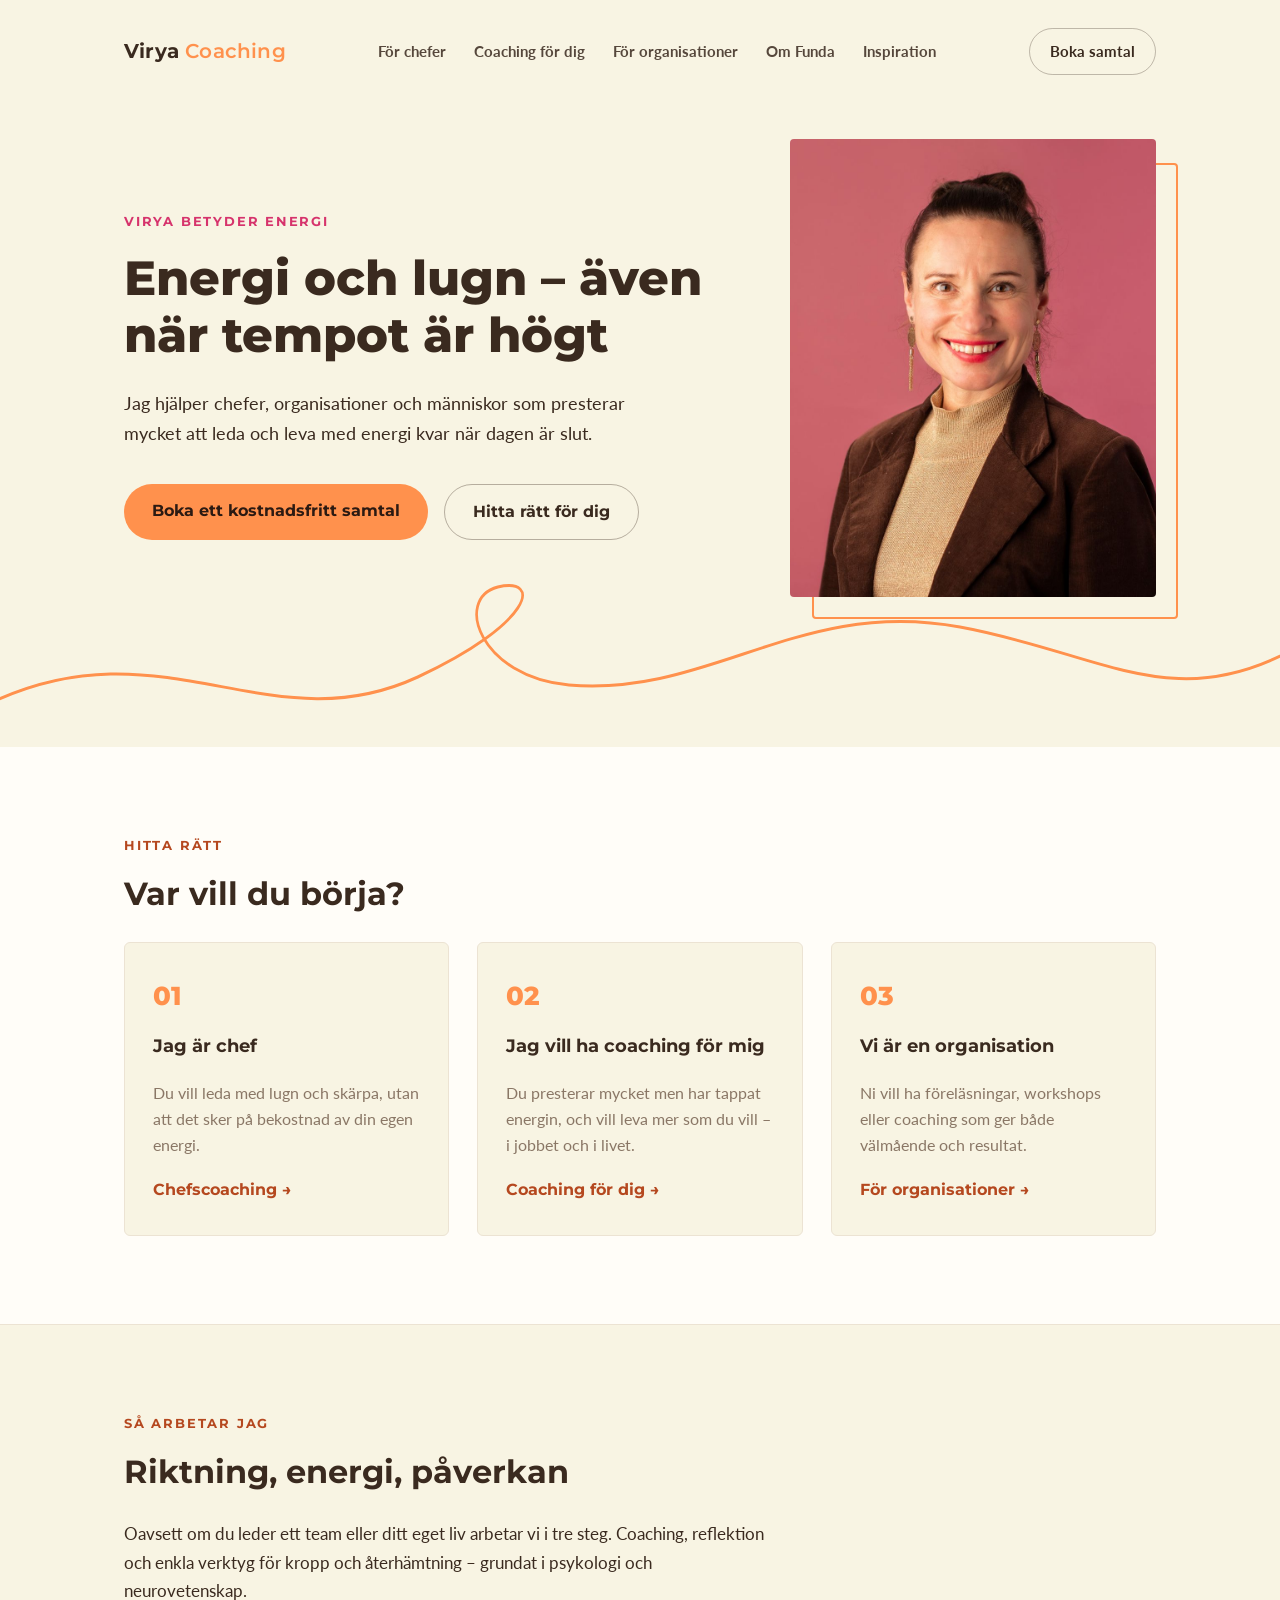
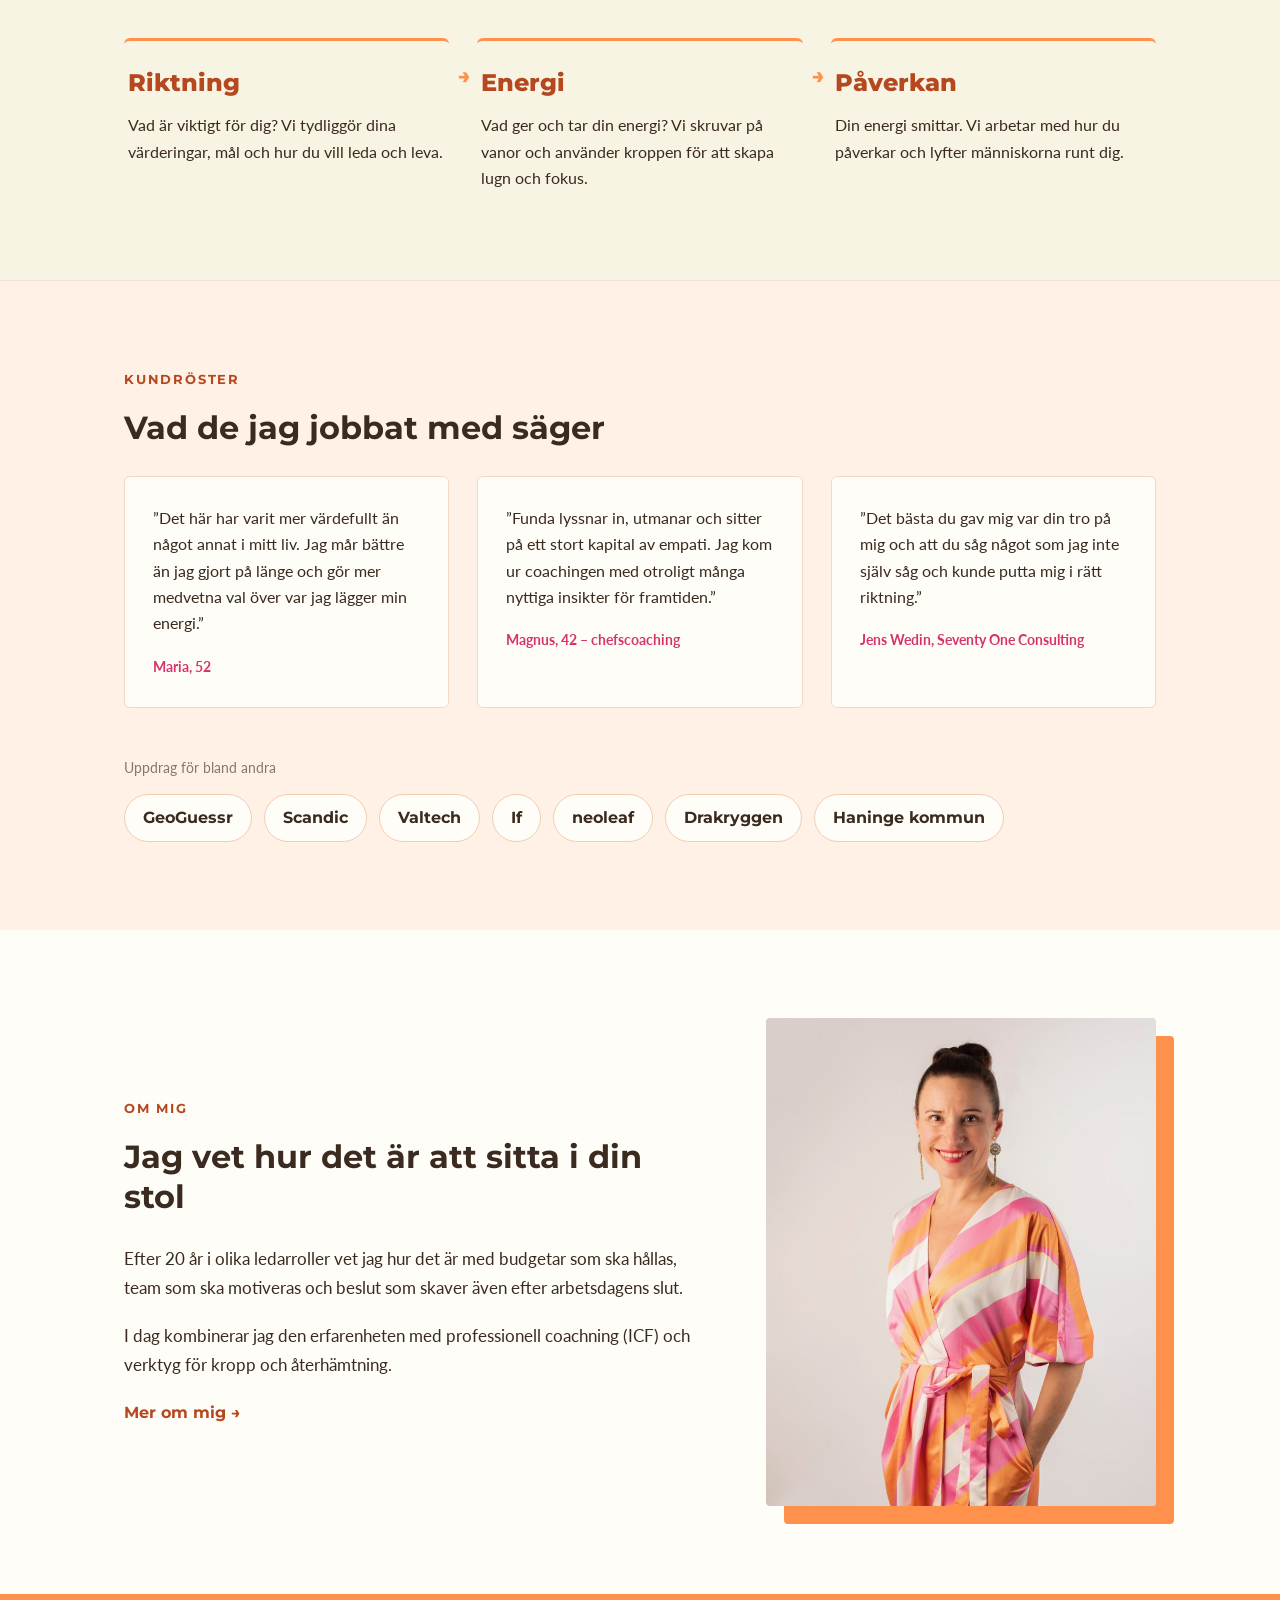
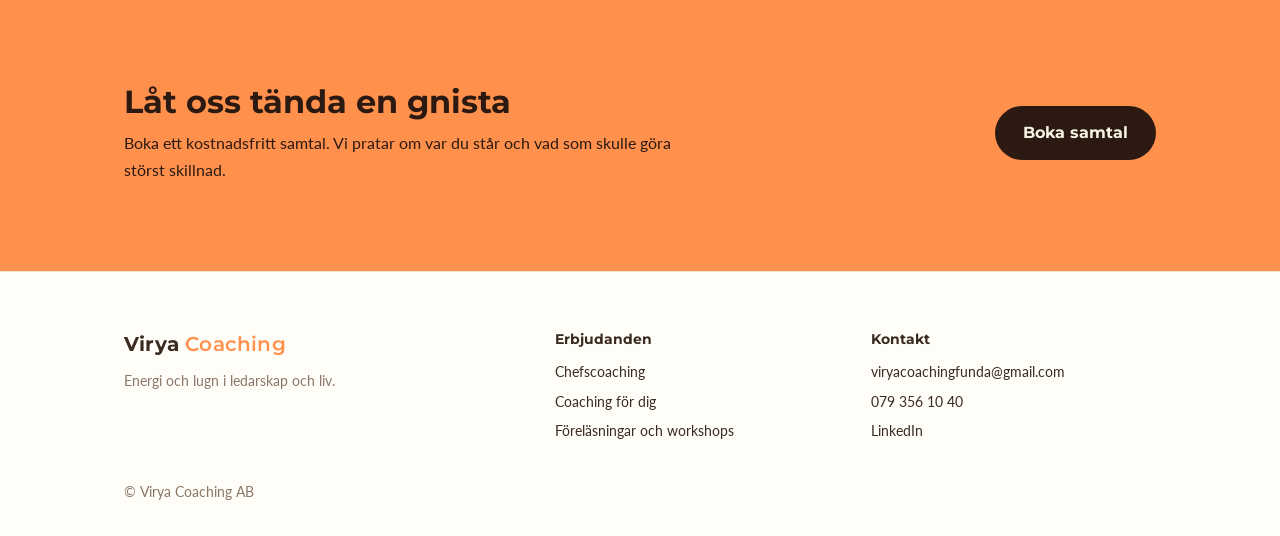
<file: index.html>
<!DOCTYPE html>
<html lang="sv">
<head>
  <meta charset="UTF-8" />
  <meta name="viewport" content="width=device-width, initial-scale=1.0" />
  <title>Virya Coaching – energi och lugn i ledarskap och liv</title>
  <meta name="description" content="Chefscoaching, coaching för dig som presterar mycket och föreläsningar om energi och hållbar prestation. Funda Denizhan – ICF-coach med 20 år i ledarroller." />
  <link rel="preconnect" href="https://fonts.googleapis.com" />
  <link rel="preconnect" href="https://fonts.gstatic.com" crossorigin />
  <link href="https://fonts.googleapis.com/css2?family=Montserrat:wght@500;600;700;800&family=Lato:wght@400;700&display=swap" rel="stylesheet" />
  <link rel="stylesheet" href="style.css" />
</head>
<body>
  <header class="hero hero--split hero--home">
    <div class="blob blob--orange" aria-hidden="true"></div>
    <div class="blob blob--rosa" aria-hidden="true"></div>
    <nav class="wrap nav">
      <a class="logo" href="index.html">Virya <span>Coaching</span></a>
      <div class="nav-links">
        <a href="chefscoaching.html">För chefer</a>
        <a href="coaching.html">Coaching för dig</a>
        <a href="organisationer.html">För organisationer</a>
        <a href="om.html">Om Funda</a>
        <a href="inspiration.html">Inspiration</a>
      </div>
      <a class="nav-cta" href="kontakt.html">Boka samtal</a>
    </nav>
    <div class="wrap hero-grid">
      <div class="hero-inner">
        <p class="kicker">Virya betyder energi</p>
        <h1>Energi och lugn&nbsp;– även när tempot är högt</h1>
        <p class="lead">Jag hjälper chefer, organisationer och människor som presterar mycket att leda och leva med energi kvar när dagen är slut.</p>
        <div class="hero-actions">
        <a class="btn btn--primary" href="kontakt.html">Boka ett kostnadsfritt samtal</a>
        <a class="btn btn--ghost" href="#vagar">Hitta rätt för dig</a>
        </div>
      </div>
      <div class="hero-photo"><img src="img/funda-rosa.jpg" alt="Funda Denizhan, coach och grundare av Virya Coaching" /></div>
    </div>
  </header>

  <main>
    <section id="vagar" class="section">
      <div class="wrap">
        <p class="kicker kicker--dark">Hitta rätt</p>
        <h2>Var vill du börja?</h2>
        <div class="grid grid--3">
          <article class="card">
            <span class="card-number">01</span>
            <h3>Jag är chef</h3>
            <p>Du vill leda med lugn och skärpa, utan att det sker på bekostnad av din egen energi.</p>
            <a class="card-link" href="chefscoaching.html">Chefscoaching →</a>
          </article>
          <article class="card">
            <span class="card-number">02</span>
            <h3>Jag vill ha coaching för mig</h3>
            <p>Du presterar mycket men har tappat energin, och vill leva mer som du vill – i jobbet och i livet.</p>
            <a class="card-link" href="coaching.html">Coaching för dig →</a>
          </article>
          <article class="card">
            <span class="card-number">03</span>
            <h3>Vi är en organisation</h3>
            <p>Ni vill ha föreläsningar, workshops eller coaching som ger både välmående och resultat.</p>
            <a class="card-link" href="organisationer.html">För organisationer →</a>
          </article>
        </div>
      </div>
    </section>
    <section class="section section--card">
      <div class="wrap">
        <p class="kicker kicker--dark">Så arbetar jag</p>
        <h2>Riktning, energi, påverkan</h2>
        <p class="section-lead">Oavsett om du leder ett team eller ditt eget liv arbetar vi i tre steg. Coaching, reflektion och enkla verktyg för kropp och återhämtning – grundat i psykologi och neurovetenskap.</p>
        <ol class="model">
          <li><span class="model-word">Riktning</span><p>Vad är viktigt för dig? Vi tydliggör dina värderingar, mål och hur du vill leda och leva.</p></li>
          <li><span class="model-word">Energi</span><p>Vad ger och tar din energi? Vi skruvar på vanor och använder kroppen för att skapa lugn och fokus.</p></li>
          <li><span class="model-word">Påverkan</span><p>Din energi smittar. Vi arbetar med hur du påverkar och lyfter människorna runt dig.</p></li>
        </ol>
      </div>
    </section>
    <section class="section section--dark">
      <div class="wrap">
        <p class="kicker">Kundröster</p>
        <h2 class="h2--light">Vad de jag jobbat med säger</h2>
        <div class="grid grid--3">
          <blockquote class="quote">
            <p>”Det här har varit mer värdefullt än något annat i mitt liv. Jag mår bättre än jag gjort på länge och gör mer medvetna val över var jag lägger min energi.”</p>
            <cite>Maria, 52</cite>
          </blockquote>
          <blockquote class="quote">
            <p>”Funda lyssnar in, utmanar och sitter på ett stort kapital av empati. Jag kom ur coachingen med otroligt många nyttiga insikter för framtiden.”</p>
            <cite>Magnus, 42 – chefscoaching</cite>
          </blockquote>
          <blockquote class="quote">
            <p>”Det bästa du gav mig var din tro på mig och att du såg något som jag inte själv såg och kunde putta mig i rätt riktning.”</p>
            <cite>Jens Wedin, Seventy One Consulting</cite>
          </blockquote>
        </div>
        <p class="clients-label">Uppdrag för bland andra</p>
        <ul class="clients">
          <li>GeoGuessr</li><li>Scandic</li><li>Valtech</li><li>If</li><li>neoleaf</li><li>Drakryggen</li><li>Haninge kommun</li>
        </ul>
      </div>
    </section>
    <section class="section">
      <div class="wrap">
        <div class="split">
          <div>
        <p class="kicker kicker--dark">Om mig</p>
        <h2>Jag vet hur det är att sitta i din stol</h2>
        <p class="section-lead">Efter 20 år i olika ledarroller vet jag hur det är med budgetar som ska hållas, team som ska motiveras och beslut som skaver även efter arbetsdagens slut.</p>
        <p class="section-lead">I dag kombinerar jag den erfarenheten med professionell coachning (ICF) och verktyg för kropp och återhämtning.</p>
            <a class="text-link" href="om.html">Mer om mig →</a>
          </div>
          <img class="photo" src="img/funda-helfigur.jpg" alt="Funda Denizhan" loading="lazy" />
        </div>
      </div>
    </section>
    <section class="section cta-band">
      <div class="wrap cta-inner">
        <div>
          <h2>Låt oss tända en gnista</h2>
          <p>Boka ett kostnadsfritt samtal. Vi pratar om var du står och vad som skulle göra störst skillnad.</p>
        </div>
        <a class="btn btn--dark" href="kontakt.html">Boka samtal</a>
      </div>
    </section>
  </main>

  <footer class="footer">
    <div class="wrap footer-grid">
      <div>
        <p class="logo logo--dark">Virya <span>Coaching</span></p>
        <p>Energi och lugn i ledarskap och liv.</p>
      </div>
      <div>
        <p class="footer-h">Erbjudanden</p>
        <a href="chefscoaching.html">Chefscoaching</a>
        <a href="coaching.html">Coaching för dig</a>
        <a href="organisationer.html">Föreläsningar och workshops</a>
      </div>
      <div>
        <p class="footer-h">Kontakt</p>
        <a href="mailto:viryacoachingfunda@gmail.com">viryacoachingfunda@gmail.com</a>
        <a href="tel:+46793561040">079 356 10 40</a>
        <a href="https://www.linkedin.com/in/fundadenizhan/">LinkedIn</a>
      </div>
    </div>
    <p class="wrap footer-small">© Virya Coaching AB</p>
  </footer>

</body>
</html>
</file>
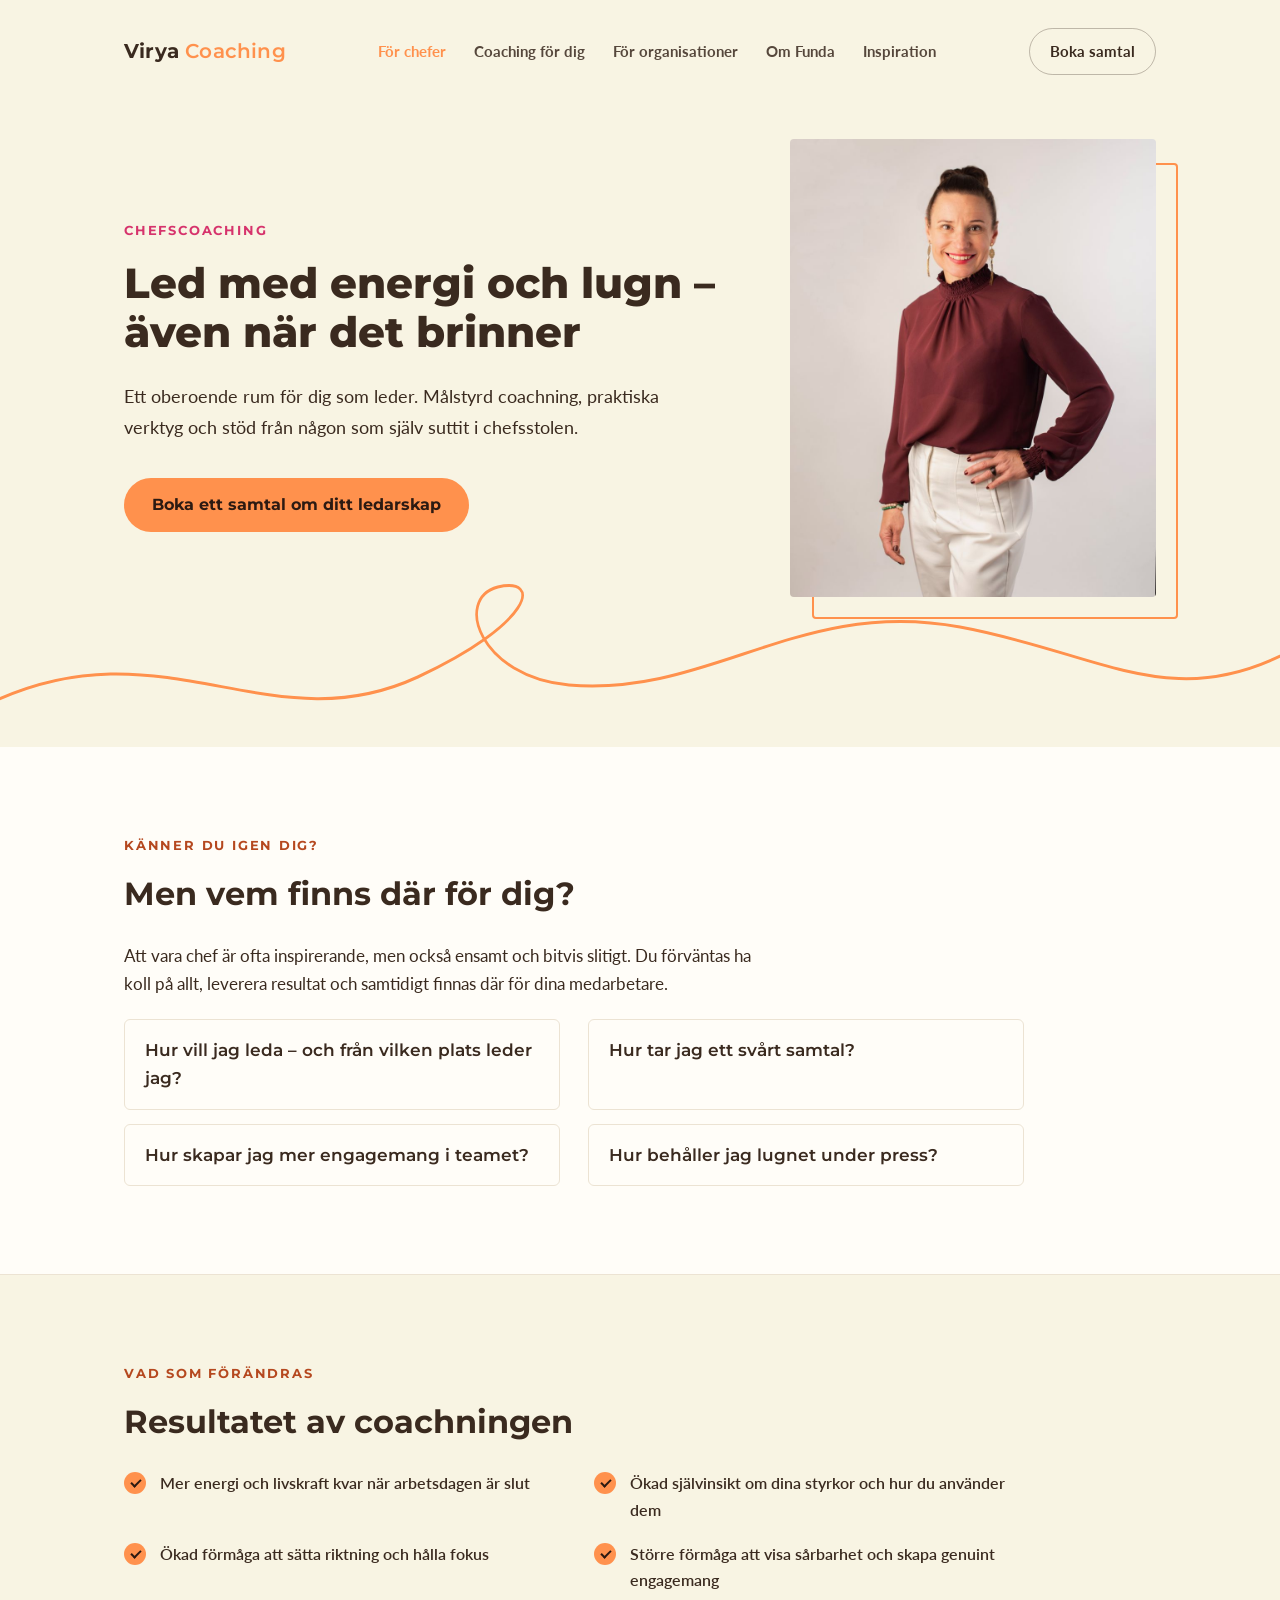
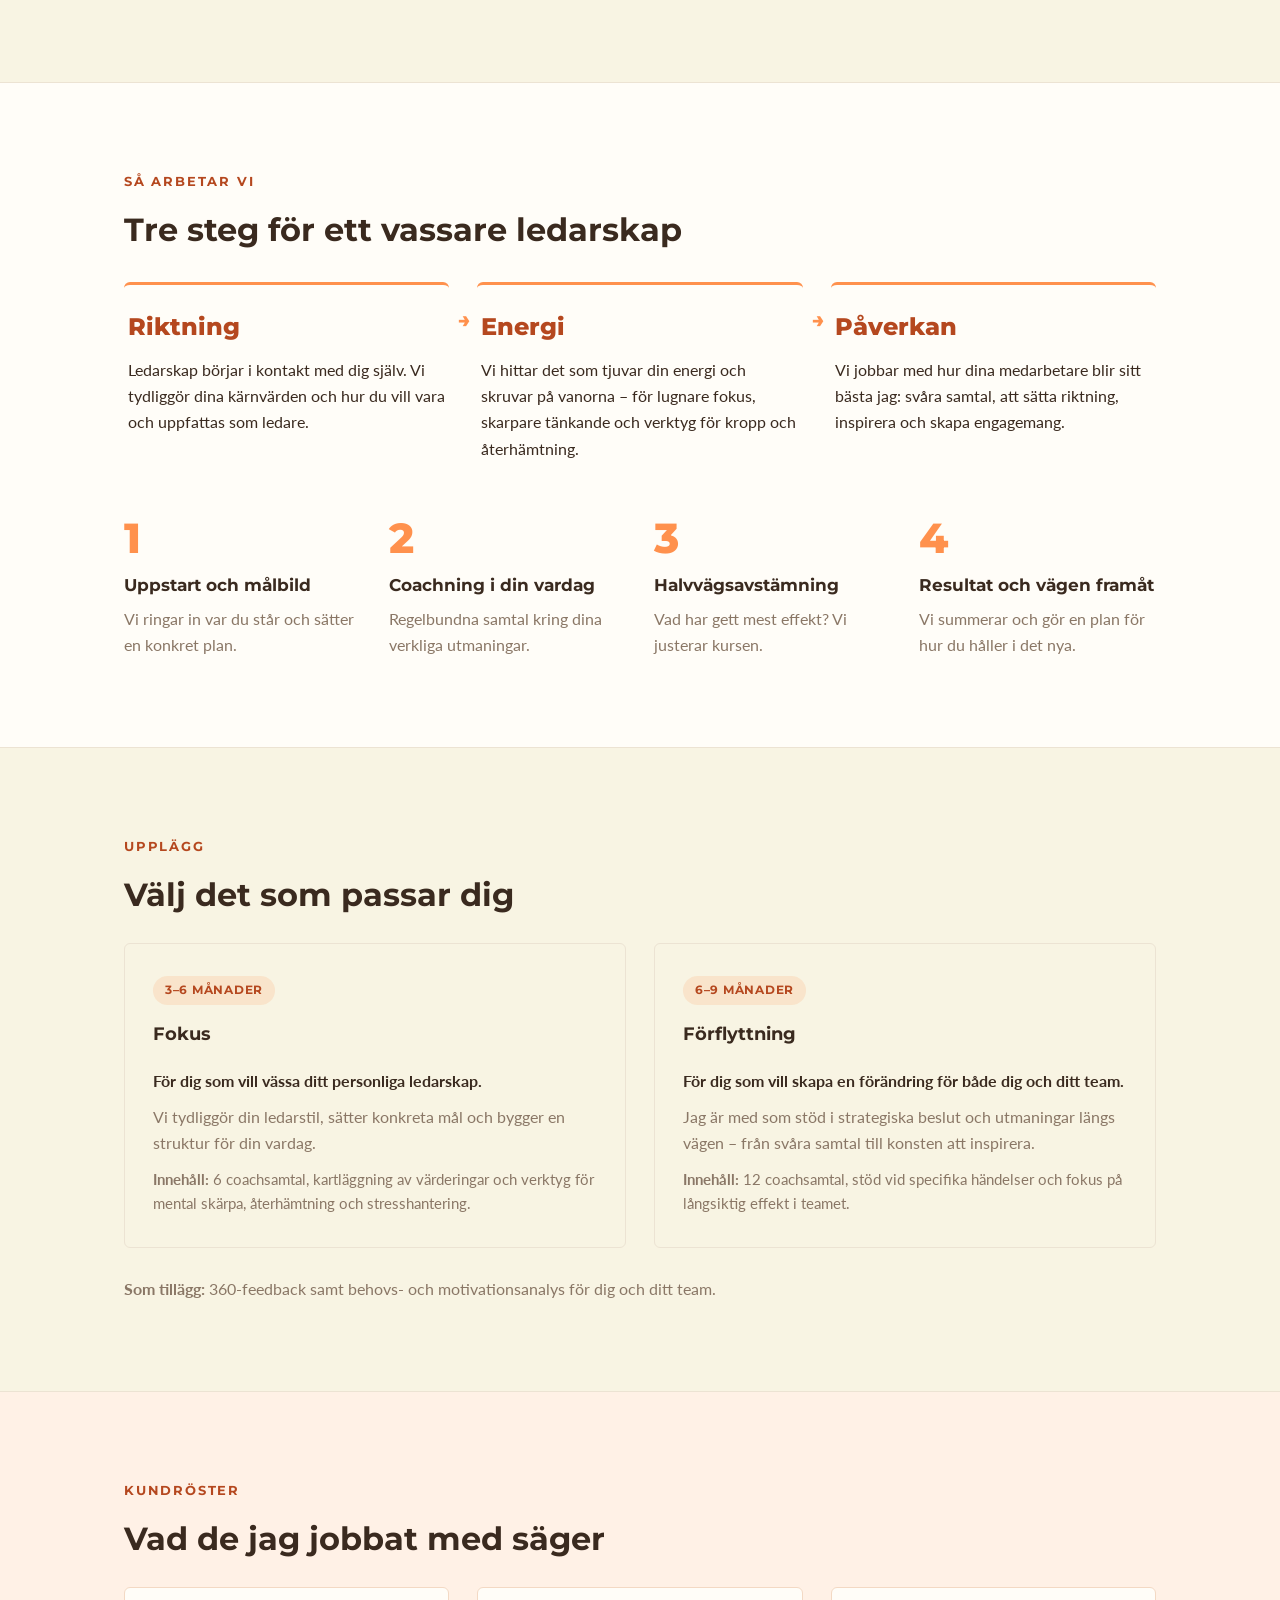
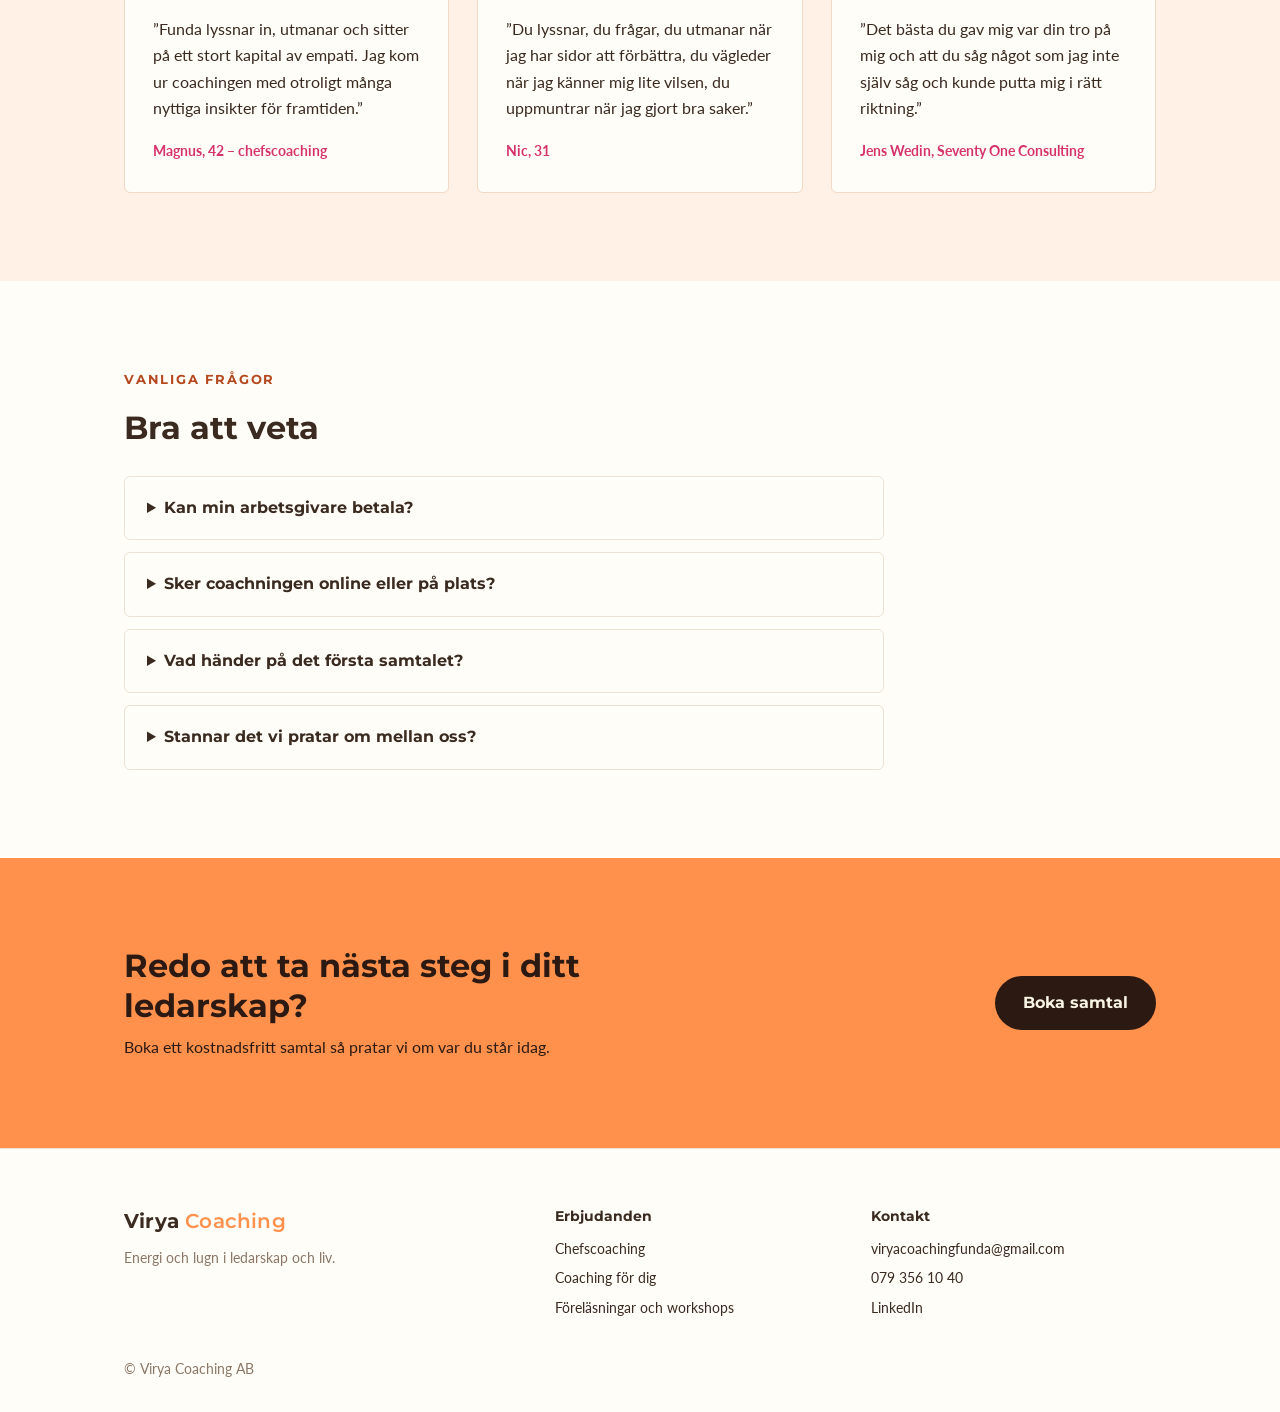
<file: chefscoaching.html>
<!DOCTYPE html>
<html lang="sv">
<head>
  <meta charset="UTF-8" />
  <meta name="viewport" content="width=device-width, initial-scale=1.0" />
  <title>Chefscoaching – Virya Coaching</title>
  <meta name="description" content="Chefscoaching för dig som vill leda med energi och lugn. 3–9 månader med en ICF-coach som själv varit chef i 20 år." />
  <link rel="preconnect" href="https://fonts.googleapis.com" />
  <link rel="preconnect" href="https://fonts.gstatic.com" crossorigin />
  <link href="https://fonts.googleapis.com/css2?family=Montserrat:wght@500;600;700;800&family=Lato:wght@400;700&display=swap" rel="stylesheet" />
  <link rel="stylesheet" href="style.css" />
</head>
<body>
  <header class="hero hero--split hero--page">
    <div class="blob blob--orange" aria-hidden="true"></div>
    <div class="blob blob--rosa" aria-hidden="true"></div>
    <nav class="wrap nav">
      <a class="logo" href="index.html">Virya <span>Coaching</span></a>
      <div class="nav-links">
        <a href="chefscoaching.html" aria-current="page">För chefer</a>
        <a href="coaching.html">Coaching för dig</a>
        <a href="organisationer.html">För organisationer</a>
        <a href="om.html">Om Funda</a>
        <a href="inspiration.html">Inspiration</a>
      </div>
      <a class="nav-cta" href="kontakt.html">Boka samtal</a>
    </nav>
    <div class="wrap hero-grid">
      <div class="hero-inner">
        <p class="kicker">Chefscoaching</p>
        <h1>Led med energi och lugn&nbsp;– även när det brinner</h1>
        <p class="lead">Ett oberoende rum för dig som leder. Målstyrd coachning, praktiska verktyg och stöd från någon som själv suttit i chefsstolen.</p>
        <div class="hero-actions">
        <a class="btn btn--primary" href="kontakt.html">Boka ett samtal om ditt ledarskap</a>
        </div>
      </div>
      <div class="hero-photo"><img src="img/funda-chef.jpg" alt="Funda Denizhan" /></div>
    </div>
  </header>

  <main>
    <section class="section">
      <div class="wrap">
        <p class="kicker kicker--dark">Känner du igen dig?</p>
        <h2>Men vem finns där för dig?</h2>
        <p class="section-lead">Att vara chef är ofta inspirerande, men också ensamt och bitvis slitigt. Du förväntas ha koll på allt, leverera resultat och samtidigt finnas där för dina medarbetare.</p>
        <ul class="question-list">
          <li>Hur vill jag leda – och från vilken plats leder jag?</li>
          <li>Hur tar jag ett svårt samtal?</li>
          <li>Hur skapar jag mer engagemang i teamet?</li>
          <li>Hur behåller jag lugnet under press?</li>
        </ul>
      </div>
    </section>
    <section class="section section--card">
      <div class="wrap">
        <p class="kicker kicker--dark">Vad som förändras</p>
        <h2>Resultatet av coachningen</h2>
        <ul class="checklist checklist--grid">
          <li>Mer energi och livskraft kvar när arbetsdagen är slut</li>
          <li>Ökad självinsikt om dina styrkor och hur du använder dem</li>
          <li>Ökad förmåga att sätta riktning och hålla fokus</li>
          <li>Större förmåga att visa sårbarhet och skapa genuint engagemang</li>
        </ul>
      </div>
    </section>
    <section class="section">
      <div class="wrap">
        <p class="kicker kicker--dark">Så arbetar vi</p>
        <h2>Tre steg för ett vassare ledarskap</h2>
        <ol class="model">
          <li><span class="model-word">Riktning</span><p>Ledarskap börjar i kontakt med dig själv. Vi tydliggör dina kärnvärden och hur du vill vara och uppfattas som ledare.</p></li>
          <li><span class="model-word">Energi</span><p>Vi hittar det som tjuvar din energi och skruvar på vanorna – för lugnare fokus, skarpare tänkande och verktyg för kropp och återhämtning.</p></li>
          <li><span class="model-word">Påverkan</span><p>Vi jobbar med hur dina medarbetare blir sitt bästa jag: svåra samtal, att sätta riktning, inspirera och skapa engagemang.</p></li>
        </ol>
        <ol class="steps">
          <li><h3>Uppstart och målbild</h3><p>Vi ringar in var du står och sätter en konkret plan.</p></li>
          <li><h3>Coachning i din vardag</h3><p>Regelbundna samtal kring dina verkliga utmaningar.</p></li>
          <li><h3>Halvvägsavstämning</h3><p>Vad har gett mest effekt? Vi justerar kursen.</p></li>
          <li><h3>Resultat och vägen framåt</h3><p>Vi summerar och gör en plan för hur du håller i det nya.</p></li>
        </ol>
      </div>
    </section>
    <section class="section section--card">
      <div class="wrap">
        <p class="kicker kicker--dark">Upplägg</p>
        <h2>Välj det som passar dig</h2>
        <div class="grid grid--2-equal">
          <article class="card">
            <span class="card-tag">3–6 månader</span>
            <h3>Fokus</h3>
            <p class="card-sub">För dig som vill vässa ditt personliga ledarskap.</p>
            <p>Vi tydliggör din ledarstil, sätter konkreta mål och bygger en struktur för din vardag.</p>
            <p class="card-meta"><strong>Innehåll:</strong> 6 coachsamtal, kartläggning av värderingar och verktyg för mental skärpa, återhämtning och stresshantering.</p>
          </article>
          <article class="card">
            <span class="card-tag">6–9 månader</span>
            <h3>Förflyttning</h3>
            <p class="card-sub">För dig som vill skapa en förändring för både dig och ditt team.</p>
            <p>Jag är med som stöd i strategiska beslut och utmaningar längs vägen – från svåra samtal till konsten att inspirera.</p>
            <p class="card-meta"><strong>Innehåll:</strong> 12 coachsamtal, stöd vid specifika händelser och fokus på långsiktig effekt i teamet.</p>
          </article>
        </div>
        <p class="note"><strong>Som tillägg:</strong> 360-feedback samt behovs- och motivationsanalys för dig och ditt team.</p>
      </div>
    </section>
    <section class="section section--dark">
      <div class="wrap">
        <p class="kicker">Kundröster</p>
        <h2 class="h2--light">Vad de jag jobbat med säger</h2>
        <div class="grid grid--3">
          <blockquote class="quote">
            <p>”Funda lyssnar in, utmanar och sitter på ett stort kapital av empati. Jag kom ur coachingen med otroligt många nyttiga insikter för framtiden.”</p>
            <cite>Magnus, 42 – chefscoaching</cite>
          </blockquote>
          <blockquote class="quote">
            <p>”Du lyssnar, du frågar, du utmanar när jag har sidor att förbättra, du vägleder när jag känner mig lite vilsen, du uppmuntrar när jag gjort bra saker.”</p>
            <cite>Nic, 31</cite>
          </blockquote>
          <blockquote class="quote">
            <p>”Det bästa du gav mig var din tro på mig och att du såg något som jag inte själv såg och kunde putta mig i rätt riktning.”</p>
            <cite>Jens Wedin, Seventy One Consulting</cite>
          </blockquote>
        </div>
      </div>
    </section>
    <section class="section">
      <div class="wrap">
        <p class="kicker kicker--dark">Vanliga frågor</p>
        <h2>Bra att veta</h2>
        <div class="faq">
          <details>
            <summary>Kan min arbetsgivare betala?</summary>
            <p>Ja, chefscoaching bekostas ofta av arbetsgivaren som en del av ledarutvecklingen. Jag tar gärna fram ett underlag du kan använda.</p>
          </details>
          <details>
            <summary>Sker coachningen online eller på plats?</summary>
            <p>Båda fungerar – online eller på plats i Stockholm.</p>
          </details>
          <details>
            <summary>Vad händer på det första samtalet?</summary>
            <p>Vi tar ett kort, kostnadsfritt samtal där du berättar vad du vill utveckla och kan ställa frågor. Sedan bestämmer du om du vill gå vidare.</p>
          </details>
          <details>
            <summary>Stannar det vi pratar om mellan oss?</summary>
            <p>Ja. Som ICF-coach följer jag ICF:s etiska riktlinjer, där sekretess är en grundsten.</p>
          </details>
        </div>
      </div>
    </section>
    <section class="section cta-band">
      <div class="wrap cta-inner">
        <div>
          <h2>Redo att ta nästa steg i ditt ledarskap?</h2>
          <p>Boka ett kostnadsfritt samtal så pratar vi om var du står idag.</p>
        </div>
        <a class="btn btn--dark" href="kontakt.html">Boka samtal</a>
      </div>
    </section>
  </main>

  <footer class="footer">
    <div class="wrap footer-grid">
      <div>
        <p class="logo logo--dark">Virya <span>Coaching</span></p>
        <p>Energi och lugn i ledarskap och liv.</p>
      </div>
      <div>
        <p class="footer-h">Erbjudanden</p>
        <a href="chefscoaching.html">Chefscoaching</a>
        <a href="coaching.html">Coaching för dig</a>
        <a href="organisationer.html">Föreläsningar och workshops</a>
      </div>
      <div>
        <p class="footer-h">Kontakt</p>
        <a href="mailto:viryacoachingfunda@gmail.com">viryacoachingfunda@gmail.com</a>
        <a href="tel:+46793561040">079 356 10 40</a>
        <a href="https://www.linkedin.com/in/fundadenizhan/">LinkedIn</a>
      </div>
    </div>
    <p class="wrap footer-small">© Virya Coaching AB</p>
  </footer>

</body>
</html>
</file>
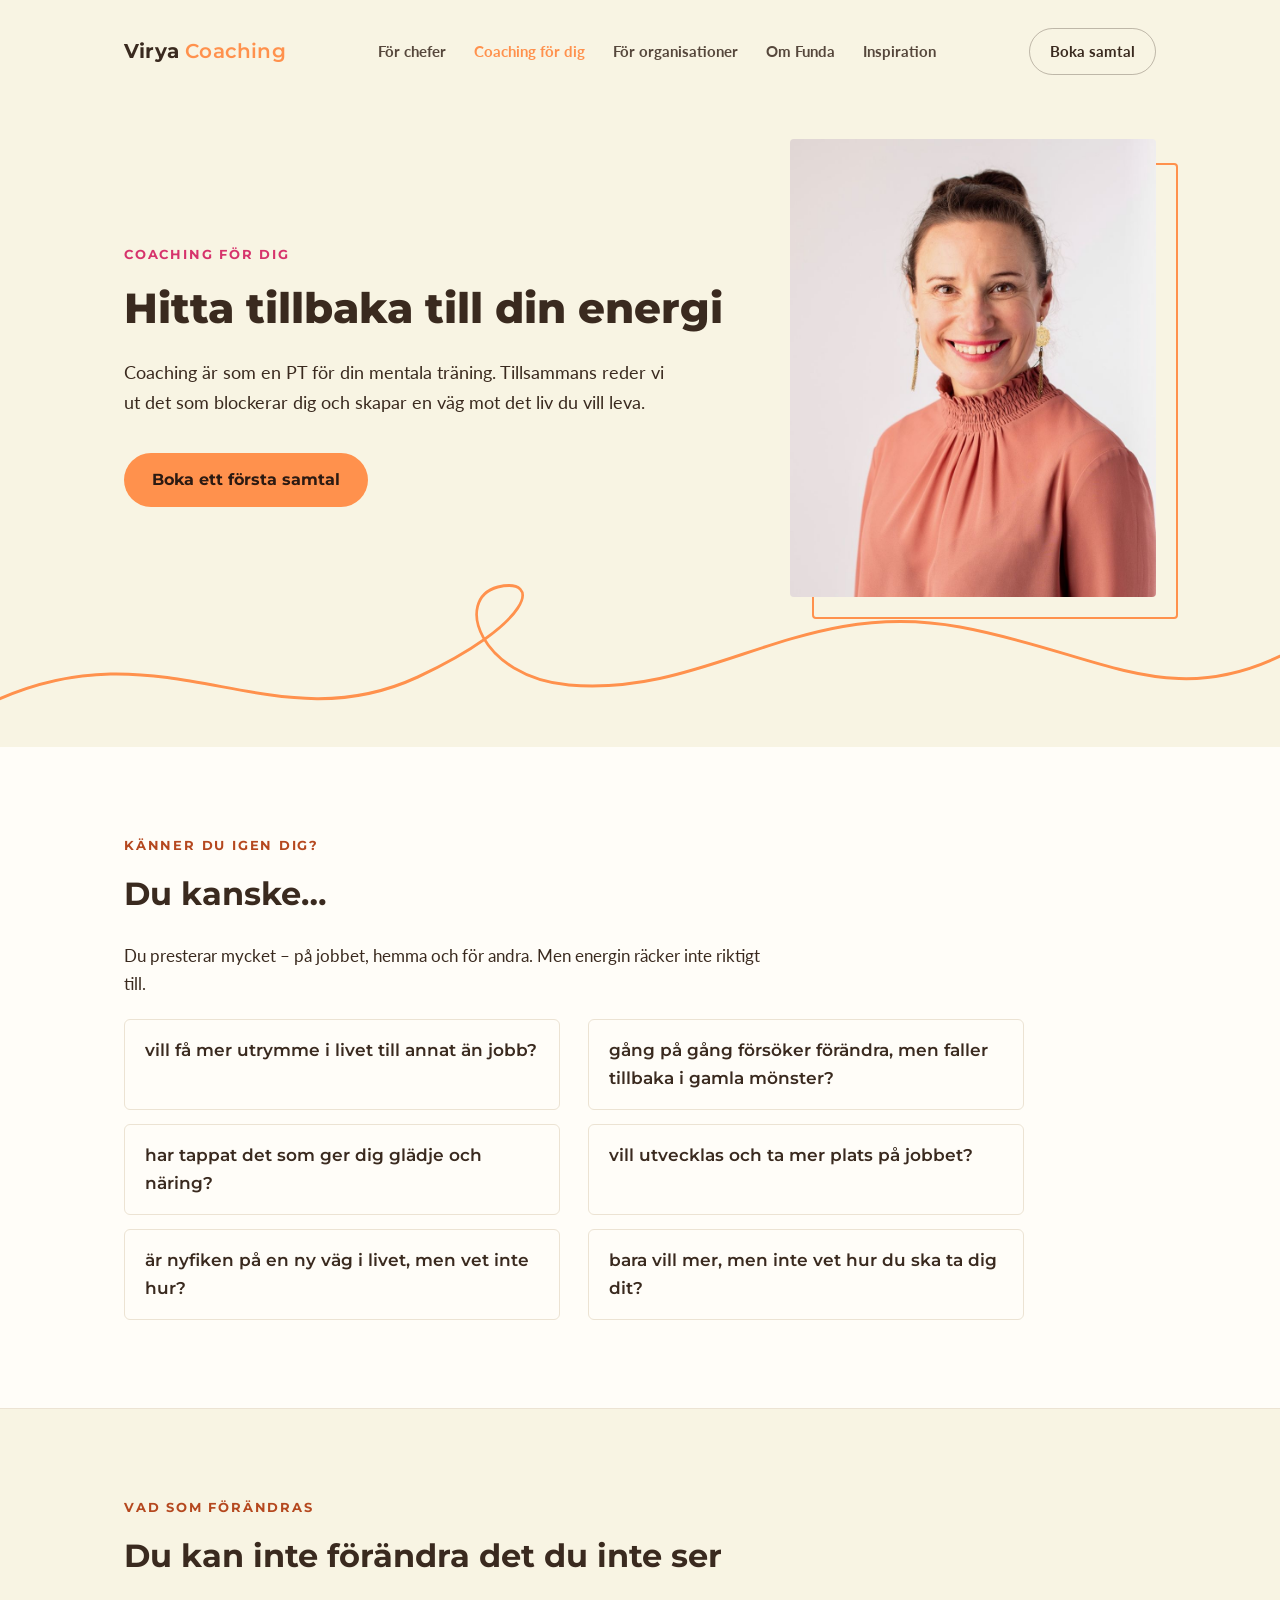
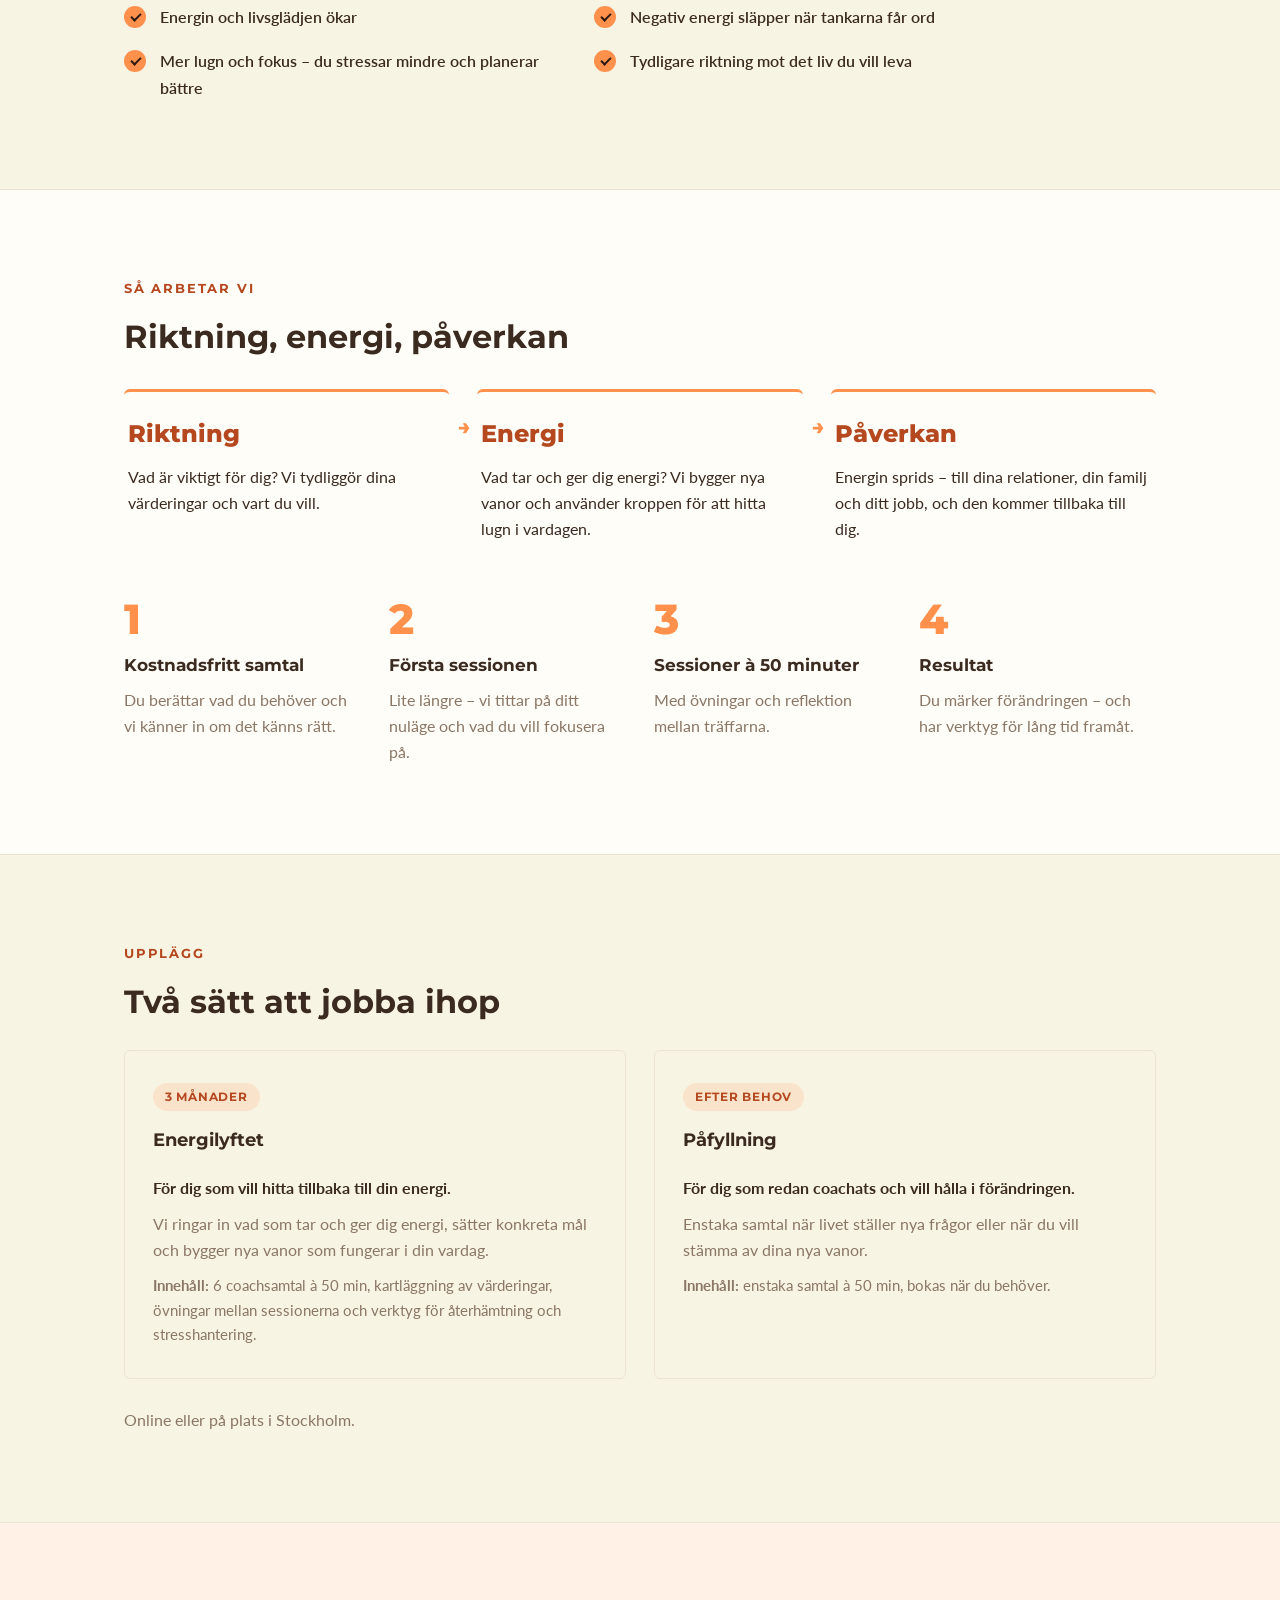
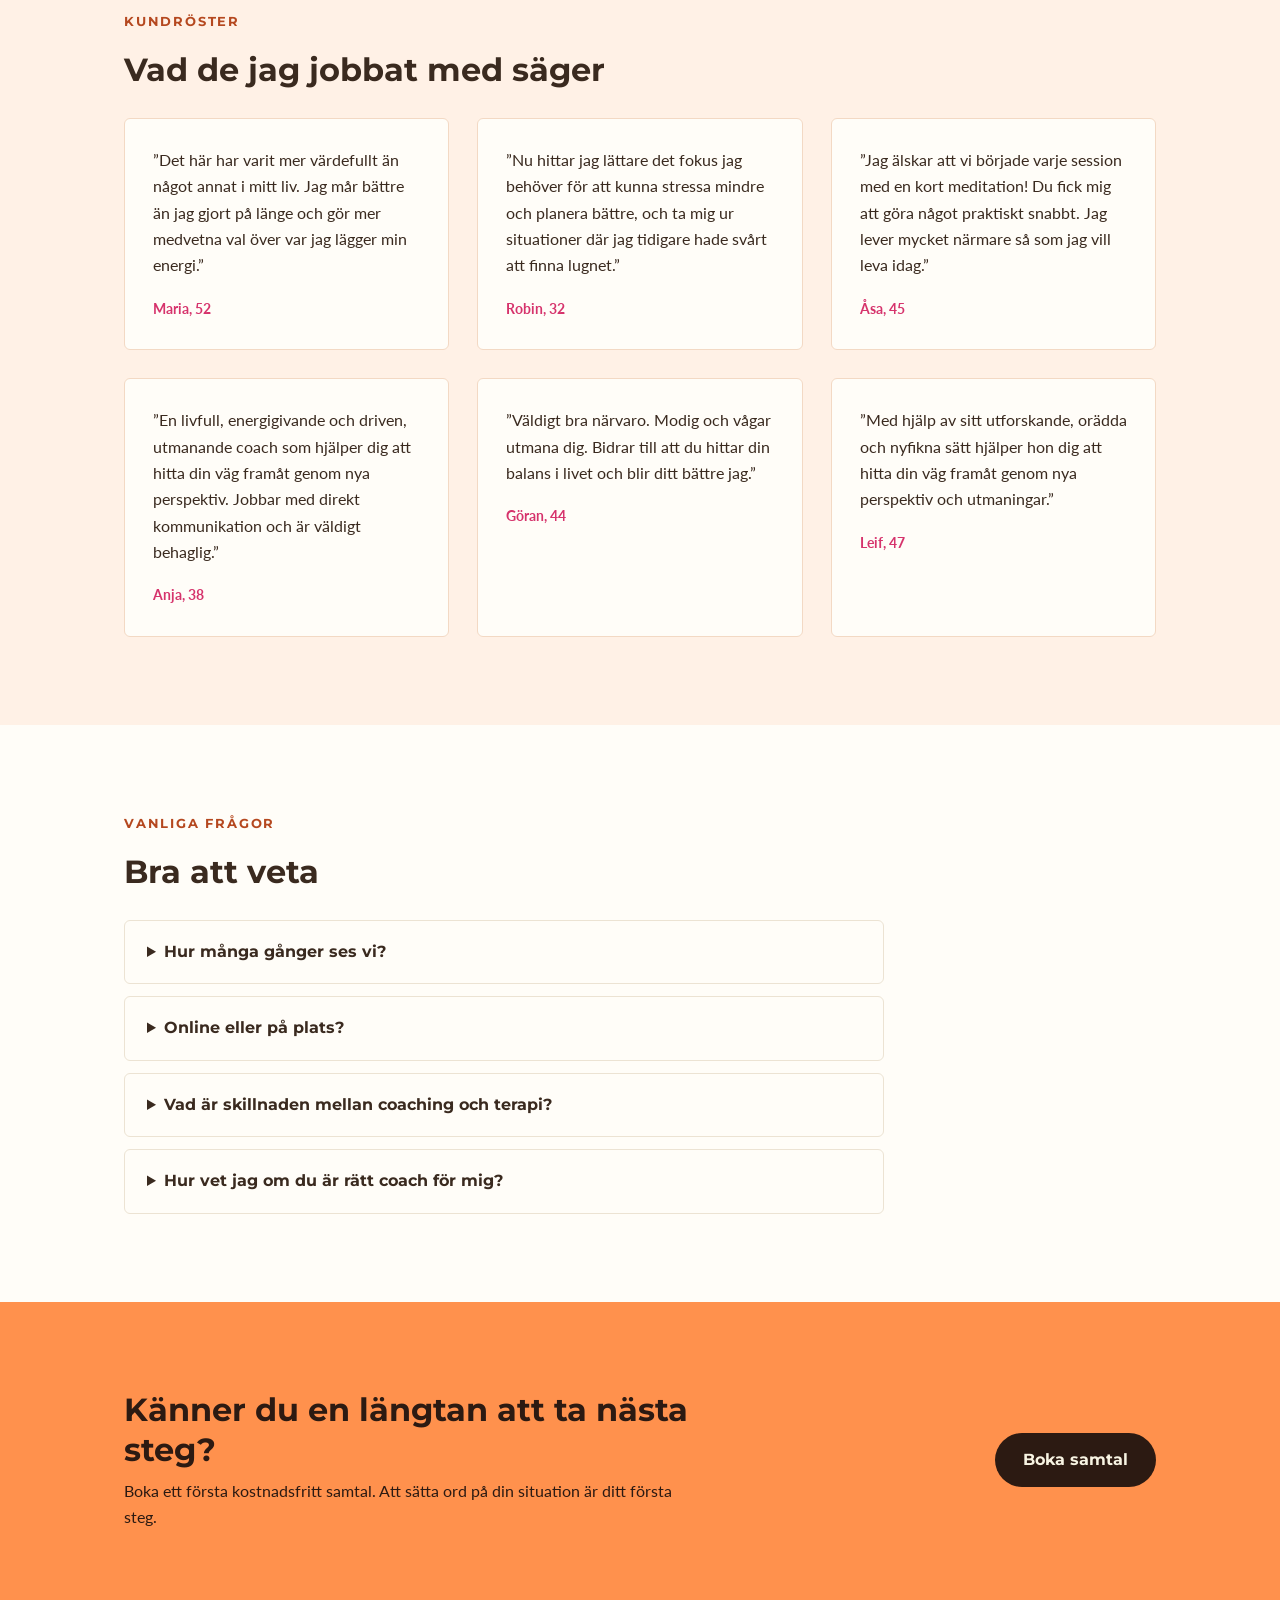
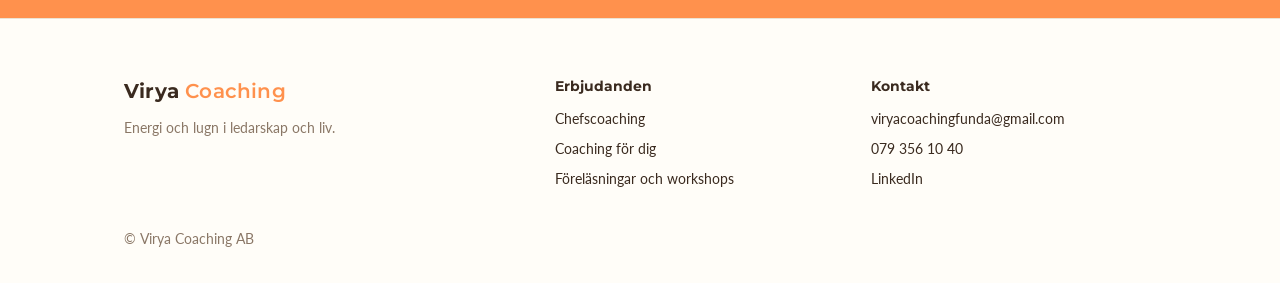
<file: coaching.html>
<!DOCTYPE html>
<html lang="sv">
<head>
  <meta charset="UTF-8" />
  <meta name="viewport" content="width=device-width, initial-scale=1.0" />
  <title>Coaching för dig – Virya Coaching</title>
  <meta name="description" content="Coaching för dig som presterar mycket men har tappat energin. Online eller i Stockholm, med en ICF-coach och yogalärare." />
  <link rel="preconnect" href="https://fonts.googleapis.com" />
  <link rel="preconnect" href="https://fonts.gstatic.com" crossorigin />
  <link href="https://fonts.googleapis.com/css2?family=Montserrat:wght@500;600;700;800&family=Lato:wght@400;700&display=swap" rel="stylesheet" />
  <link rel="stylesheet" href="style.css" />
</head>
<body>
  <header class="hero hero--split hero--page">
    <div class="blob blob--orange" aria-hidden="true"></div>
    <div class="blob blob--rosa" aria-hidden="true"></div>
    <nav class="wrap nav">
      <a class="logo" href="index.html">Virya <span>Coaching</span></a>
      <div class="nav-links">
        <a href="chefscoaching.html">För chefer</a>
        <a href="coaching.html" aria-current="page">Coaching för dig</a>
        <a href="organisationer.html">För organisationer</a>
        <a href="om.html">Om Funda</a>
        <a href="inspiration.html">Inspiration</a>
      </div>
      <a class="nav-cta" href="kontakt.html">Boka samtal</a>
    </nav>
    <div class="wrap hero-grid">
      <div class="hero-inner">
        <p class="kicker">Coaching för dig</p>
        <h1>Hitta tillbaka till din energi</h1>
        <p class="lead">Coaching är som en PT för din mentala träning. Tillsammans reder vi ut det som blockerar dig och skapar en väg mot det liv du vill leva.</p>
        <div class="hero-actions">
        <a class="btn btn--primary" href="kontakt.html">Boka ett första samtal</a>
        </div>
      </div>
      <div class="hero-photo"><img src="img/funda-portratt.jpg" alt="Funda Denizhan" /></div>
    </div>
  </header>

  <main>
    <section class="section">
      <div class="wrap">
        <p class="kicker kicker--dark">Känner du igen dig?</p>
        <h2>Du kanske…</h2>
        <p class="section-lead">Du presterar mycket – på jobbet, hemma och för andra. Men energin räcker inte riktigt till.</p>
        <ul class="question-list">
          <li>vill få mer utrymme i livet till annat än jobb?</li>
          <li>gång på gång försöker förändra, men faller tillbaka i gamla mönster?</li>
          <li>har tappat det som ger dig glädje och näring?</li>
          <li>vill utvecklas och ta mer plats på jobbet?</li>
          <li>är nyfiken på en ny väg i livet, men vet inte hur?</li>
          <li>bara vill mer, men inte vet hur du ska ta dig dit?</li>
        </ul>
      </div>
    </section>
    <section class="section section--card">
      <div class="wrap">
        <p class="kicker kicker--dark">Vad som förändras</p>
        <h2>Du kan inte förändra det du inte ser</h2>
        <ul class="checklist checklist--grid">
          <li>Energin och livsglädjen ökar</li>
          <li>Negativ energi släpper när tankarna får ord</li>
          <li>Mer lugn och fokus – du stressar mindre och planerar bättre</li>
          <li>Tydligare riktning mot det liv du vill leva</li>
        </ul>
      </div>
    </section>
    <section class="section">
      <div class="wrap">
        <p class="kicker kicker--dark">Så arbetar vi</p>
        <h2>Riktning, energi, påverkan</h2>
        <ol class="model">
          <li><span class="model-word">Riktning</span><p>Vad är viktigt för dig? Vi tydliggör dina värderingar och vart du vill.</p></li>
          <li><span class="model-word">Energi</span><p>Vad tar och ger dig energi? Vi bygger nya vanor och använder kroppen för att hitta lugn i vardagen.</p></li>
          <li><span class="model-word">Påverkan</span><p>Energin sprids – till dina relationer, din familj och ditt jobb, och den kommer tillbaka till dig.</p></li>
        </ol>
        <ol class="steps">
          <li><h3>Kostnadsfritt samtal</h3><p>Du berättar vad du behöver och vi känner in om det känns rätt.</p></li>
          <li><h3>Första sessionen</h3><p>Lite längre – vi tittar på ditt nuläge och vad du vill fokusera på.</p></li>
          <li><h3>Sessioner à 50 minuter</h3><p>Med övningar och reflektion mellan träffarna.</p></li>
          <li><h3>Resultat</h3><p>Du märker förändringen – och har verktyg för lång tid framåt.</p></li>
        </ol>
      </div>
    </section>
    <section class="section section--card">
      <div class="wrap">
        <p class="kicker kicker--dark">Upplägg</p>
        <h2>Två sätt att jobba ihop</h2>
        <div class="grid grid--2-equal">
          <article class="card">
            <span class="card-tag">3 månader</span>
            <h3>Energilyftet</h3>
            <p class="card-sub">För dig som vill hitta tillbaka till din energi.</p>
            <p>Vi ringar in vad som tar och ger dig energi, sätter konkreta mål och bygger nya vanor som fungerar i din vardag.</p>
            <p class="card-meta"><strong>Innehåll:</strong> 6 coachsamtal à 50 min, kartläggning av värderingar, övningar mellan sessionerna och verktyg för återhämtning och stresshantering.</p>
          </article>
          <article class="card">
            <span class="card-tag">Efter behov</span>
            <h3>Påfyllning</h3>
            <p class="card-sub">För dig som redan coachats och vill hålla i förändringen.</p>
            <p>Enstaka samtal när livet ställer nya frågor eller när du vill stämma av dina nya vanor.</p>
            <p class="card-meta"><strong>Innehåll:</strong> enstaka samtal à 50 min, bokas när du behöver.</p>
          </article>
        </div>
        <p class="note">Online eller på plats i Stockholm.</p>
      </div>
    </section>
    <section class="section section--dark">
      <div class="wrap">
        <p class="kicker">Kundröster</p>
        <h2 class="h2--light">Vad de jag jobbat med säger</h2>
        <div class="grid grid--3">
          <blockquote class="quote">
            <p>”Det här har varit mer värdefullt än något annat i mitt liv. Jag mår bättre än jag gjort på länge och gör mer medvetna val över var jag lägger min energi.”</p>
            <cite>Maria, 52</cite>
          </blockquote>
          <blockquote class="quote">
            <p>”Nu hittar jag lättare det fokus jag behöver för att kunna stressa mindre och planera bättre, och ta mig ur situationer där jag tidigare hade svårt att finna lugnet.”</p>
            <cite>Robin, 32</cite>
          </blockquote>
          <blockquote class="quote">
            <p>”Jag älskar att vi började varje session med en kort meditation! Du fick mig att göra något praktiskt snabbt. Jag lever mycket närmare så som jag vill leva idag.”</p>
            <cite>Åsa, 45</cite>
          </blockquote>
          <blockquote class="quote">
            <p>”En livfull, energigivande och driven, utmanande coach som hjälper dig att hitta din väg framåt genom nya perspektiv. Jobbar med direkt kommunikation och är väldigt behaglig.”</p>
            <cite>Anja, 38</cite>
          </blockquote>
          <blockquote class="quote">
            <p>”Väldigt bra närvaro. Modig och vågar utmana dig. Bidrar till att du hittar din balans i livet och blir ditt bättre jag.”</p>
            <cite>Göran, 44</cite>
          </blockquote>
          <blockquote class="quote">
            <p>”Med hjälp av sitt utforskande, orädda och nyfikna sätt hjälper hon dig att hitta din väg framåt genom nya perspektiv och utmaningar.”</p>
            <cite>Leif, 47</cite>
          </blockquote>
        </div>
      </div>
    </section>
    <section class="section">
      <div class="wrap">
        <p class="kicker kicker--dark">Vanliga frågor</p>
        <h2>Bra att veta</h2>
        <div class="faq">
          <details>
            <summary>Hur många gånger ses vi?</summary>
            <p>Det styrs av dina behov och förutsättningar. Energilyftet är 6 samtal under tre månader, men vi gör ett upplägg som fungerar för dig.</p>
          </details>
          <details>
            <summary>Online eller på plats?</summary>
            <p>Båda fungerar – online eller på plats i Stockholm.</p>
          </details>
          <details>
            <summary>Vad är skillnaden mellan coaching och terapi?</summary>
            <p>Coaching handlar om nuet och vägen framåt: dina mål, vanor och val. Om du mår mycket dåligt är samtal med vårdcentral eller psykolog rätt första steg.</p>
          </details>
          <details>
            <summary>Hur vet jag om du är rätt coach för mig?</summary>
            <p>Coaching är ett partnerskap. Därför börjar vi alltid med ett kostnadsfritt samtal där vi känner in om det känns rätt.</p>
          </details>
        </div>
      </div>
    </section>
    <section class="section cta-band">
      <div class="wrap cta-inner">
        <div>
          <h2>Känner du en längtan att ta nästa steg?</h2>
          <p>Boka ett första kostnadsfritt samtal. Att sätta ord på din situation är ditt första steg.</p>
        </div>
        <a class="btn btn--dark" href="kontakt.html">Boka samtal</a>
      </div>
    </section>
  </main>

  <footer class="footer">
    <div class="wrap footer-grid">
      <div>
        <p class="logo logo--dark">Virya <span>Coaching</span></p>
        <p>Energi och lugn i ledarskap och liv.</p>
      </div>
      <div>
        <p class="footer-h">Erbjudanden</p>
        <a href="chefscoaching.html">Chefscoaching</a>
        <a href="coaching.html">Coaching för dig</a>
        <a href="organisationer.html">Föreläsningar och workshops</a>
      </div>
      <div>
        <p class="footer-h">Kontakt</p>
        <a href="mailto:viryacoachingfunda@gmail.com">viryacoachingfunda@gmail.com</a>
        <a href="tel:+46793561040">079 356 10 40</a>
        <a href="https://www.linkedin.com/in/fundadenizhan/">LinkedIn</a>
      </div>
    </div>
    <p class="wrap footer-small">© Virya Coaching AB</p>
  </footer>

</body>
</html>
</file>
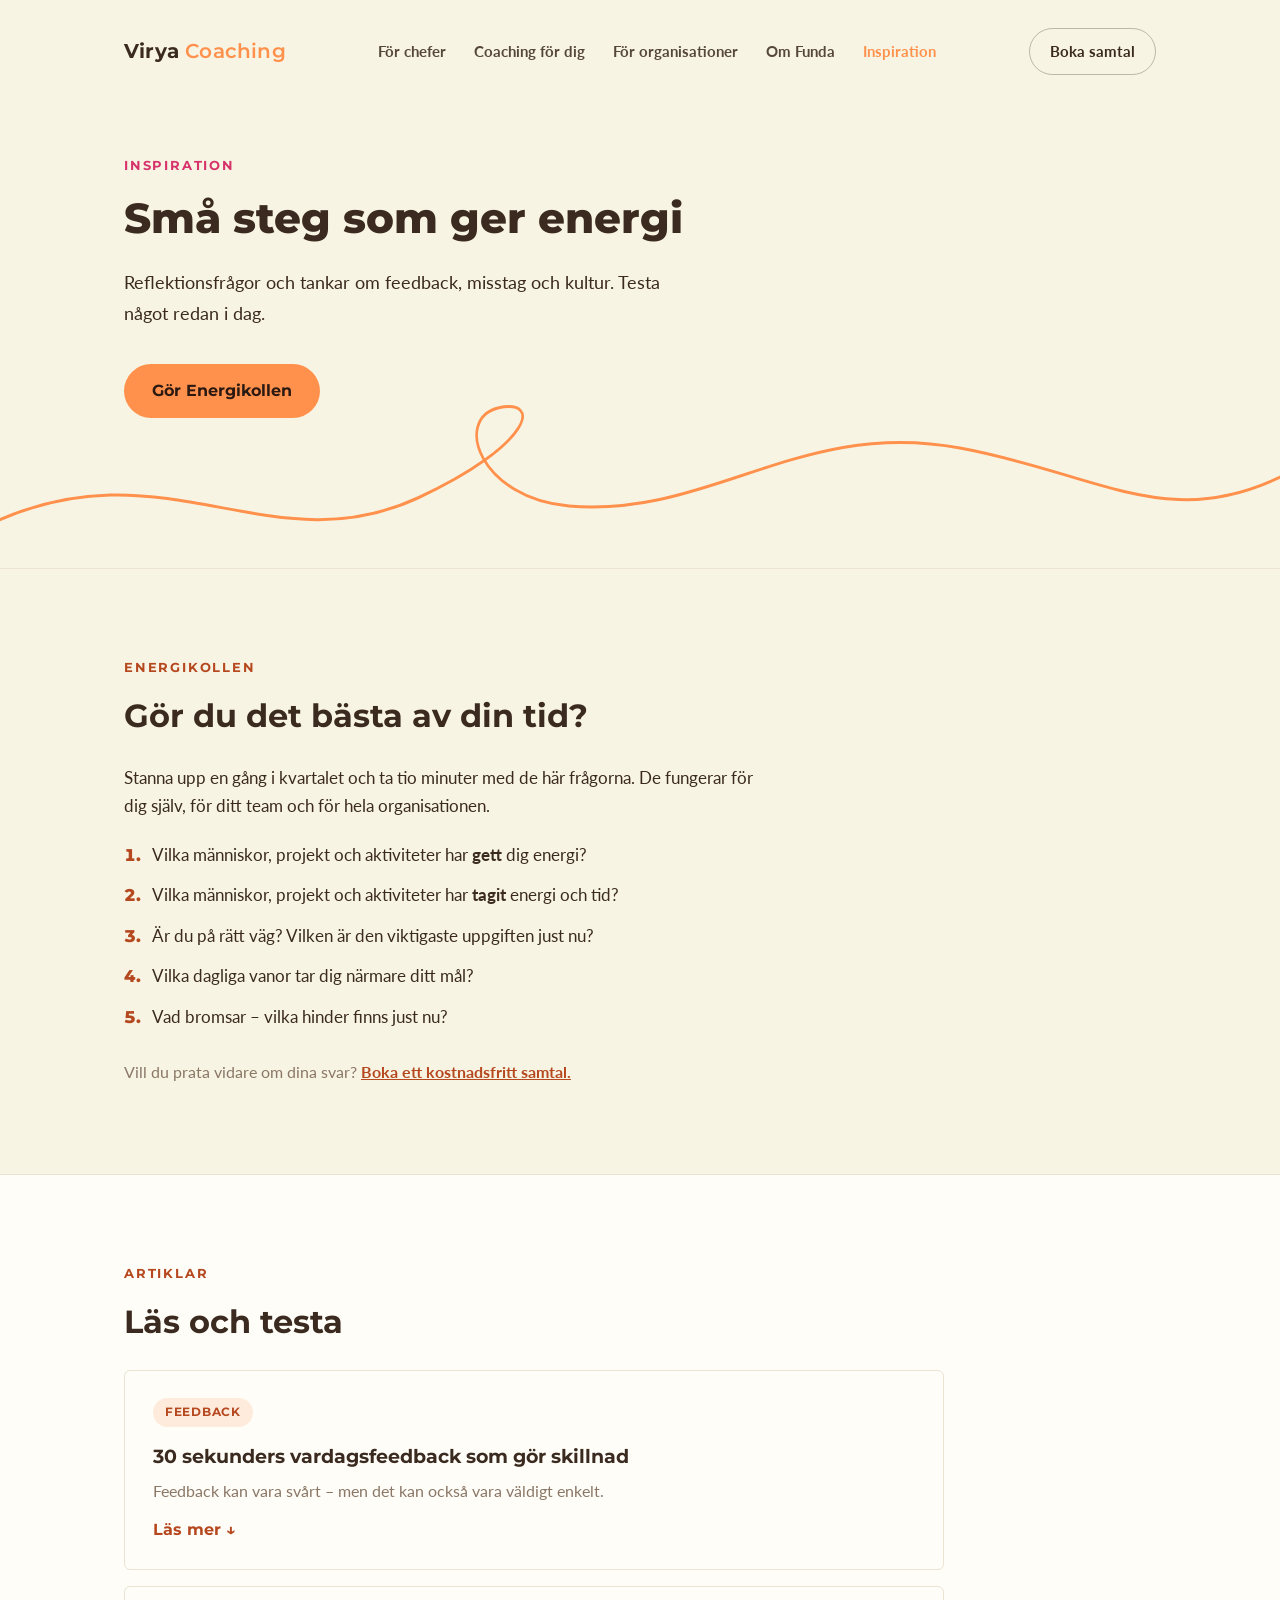
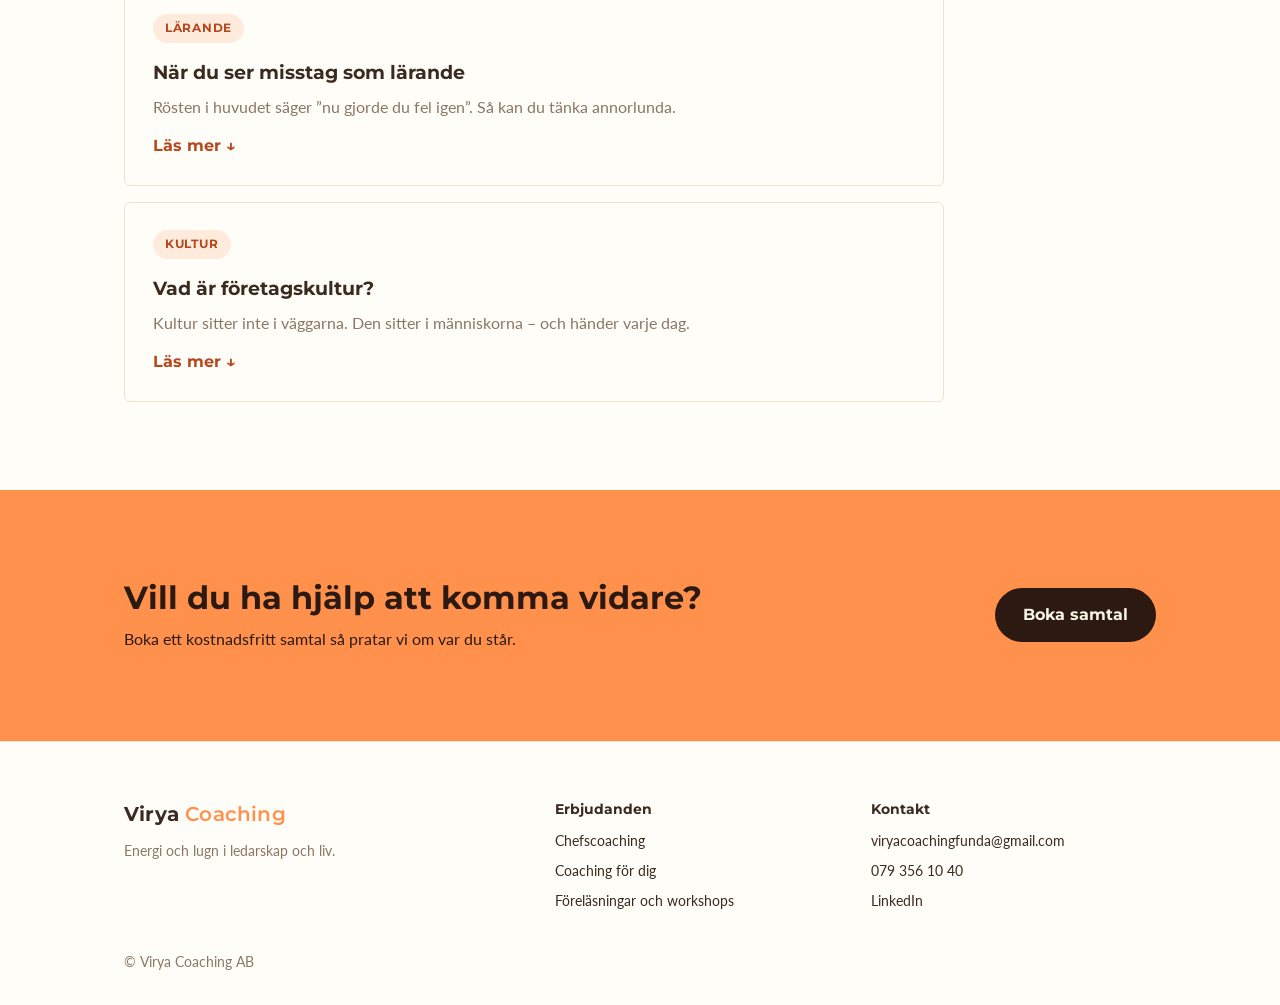
<file: inspiration.html>
<!DOCTYPE html>
<html lang="sv">
<head>
  <meta charset="UTF-8" />
  <meta name="viewport" content="width=device-width, initial-scale=1.0" />
  <title>Inspiration – Virya Coaching</title>
  <meta name="description" content="Energikollen och artiklar om feedback, misstag, kultur och energi från Virya Coaching." />
  <link rel="preconnect" href="https://fonts.googleapis.com" />
  <link rel="preconnect" href="https://fonts.gstatic.com" crossorigin />
  <link href="https://fonts.googleapis.com/css2?family=Montserrat:wght@500;600;700;800&family=Lato:wght@400;700&display=swap" rel="stylesheet" />
  <link rel="stylesheet" href="style.css" />
</head>
<body>
  <header class="hero hero--page">
    <div class="blob blob--orange" aria-hidden="true"></div>
    <div class="blob blob--rosa" aria-hidden="true"></div>
    <nav class="wrap nav">
      <a class="logo" href="index.html">Virya <span>Coaching</span></a>
      <div class="nav-links">
        <a href="chefscoaching.html">För chefer</a>
        <a href="coaching.html">Coaching för dig</a>
        <a href="organisationer.html">För organisationer</a>
        <a href="om.html">Om Funda</a>
        <a href="inspiration.html" aria-current="page">Inspiration</a>
      </div>
      <a class="nav-cta" href="kontakt.html">Boka samtal</a>
    </nav>
    <div class="wrap hero-grid">
      <div class="hero-inner">
        <p class="kicker">Inspiration</p>
        <h1>Små steg som ger energi</h1>
        <p class="lead">Reflektionsfrågor och tankar om feedback, misstag och kultur. Testa något redan i dag.</p>
        <div class="hero-actions">
        <a class="btn btn--primary" href="#energikollen">Gör Energikollen</a>
        </div>
      </div>
    </div>
  </header>

  <main>
    <section id="energikollen" class="section section--card">
      <div class="wrap">
        <p class="kicker kicker--dark">Energikollen</p>
        <h2>Gör du det bästa av din tid?</h2>
        <p class="section-lead">Stanna upp en gång i kvartalet och ta tio minuter med de här frågorna. De fungerar för dig själv, för ditt team och för hela organisationen.</p>
        <ol class="energy-list">
          <li>Vilka människor, projekt och aktiviteter har <strong>gett</strong> dig energi?</li>
          <li>Vilka människor, projekt och aktiviteter har <strong>tagit</strong> energi och tid?</li>
          <li>Är du på rätt väg? Vilken är den viktigaste uppgiften just nu?</li>
          <li>Vilka dagliga vanor tar dig närmare ditt mål?</li>
          <li>Vad bromsar – vilka hinder finns just nu?</li>
        </ol>
        <p class="note">Vill du prata vidare om dina svar? <a href="kontakt.html">Boka ett kostnadsfritt samtal.</a></p>
      </div>
    </section>
    <section class="section">
      <div class="wrap">
        <p class="kicker kicker--dark">Artiklar</p>
        <h2>Läs och testa</h2>
        <div class="articles">
          <details class="article">
            <summary><span class="card-tag">Feedback</span><h3>30 sekunders vardagsfeedback som gör skillnad</h3><p>Feedback kan vara svårt – men det kan också vara väldigt enkelt.</p></summary>
            <div class="article-body">
              <p>Vi är på väg till skolan efter mötet med psykologen. Min son skiner upp och säger med ett stort leende: ”Mamma, det var jättebra att du talade om för psykologen vad hon gjorde bra.” Jag blir alldeles varm i hjärtat. Psykologen är glad, jag är lyrisk och min son skiner!</p>
              <p><strong>Börja med positiv feedback.</strong> Notera vad människor omkring dig gör och säg det till dem på en gång. Det tar 30 sekunder att stanna upp efter ett möte och berätta vad du uppskattade. 30 sekunder som skapar positiv energi och gör skillnad för resten av dagen. När vi lyfter andra lyfter vi också oss själva.</p>
              <p><strong>Testa:</strong> ge 30-sekundersfeedback minst en gång om dagen i tre dagar. Det kan ta emot i början – ta ett djupt andetag och berätta vad du ser och uppskattar.</p>
            </div>
          </details>
          <details class="article">
            <summary><span class="card-tag">Lärande</span><h3>När du ser misstag som lärande</h3><p>Rösten i huvudet säger ”nu gjorde du fel igen”. Så kan du tänka annorlunda.</p></summary>
            <div class="article-body">
              <p>Vi gör alla misstag, och då är det lätt att rösten i huvudet blir nedvärderande. Några sätt att börja se misstag som lärande:</p>
              <ul>
                <li><strong>Var nyfiken</strong> på personen du möter eller situationen du är i – vad kan du lära dig just nu?</li>
                <li><strong>Var uppmärksam på kroppen.</strong> Slår hjärtat fortare? Ta ett djupt andetag långt ner i magen och andas långsammare.</li>
                <li><strong>Be om feedback</strong> efter mötet, och våga berätta hur det kändes för dig.</li>
                <li><strong>Försök igen.</strong> Bakom varje framgång ligger oftast många misstag.</li>
              </ul>
              <p>Jag hittar mycket inspiration i acroyogan. Vissa träningar är bara misslyckanden – men med feedback och kommunikation blir misstagen lärande.</p>
            </div>
          </details>
          <details class="article">
            <summary><span class="card-tag">Kultur</span><h3>Vad är företagskultur?</h3><p>Kultur sitter inte i väggarna. Den sitter i människorna – och händer varje dag.</p></summary>
            <div class="article-body">
              <p>Företagskultur är inte fina värdeord i en verksamhetsplan. Den händer i mötet mellan oss, varje dag. Att bygga en bra kultur tar tid – att rasera den kan gå fort.</p>
              <p><strong>Det här är kultur:</strong> att hälsa med värme på en kollega, att våga ställa frågor, att komma i tid och vara närvarande på mötet. <strong>Det här är också kultur:</strong> att himla med ögonen när någon pratar, att svara efter flera dagar, att ha möten back-to-back utan pauser.</p>
              <p><strong>Fyra frågor att reflektera över:</strong> Vilka beteenden ser vi idag? Vilka vill vi fortsätta med? Vilka vill vi inte se? Vilka vill vi lägga till?</p>
              <p>Kultur börjar med dig – framför allt om du är ledare.</p>
            </div>
          </details>
        </div>
      </div>
    </section>
    <section class="section cta-band">
      <div class="wrap cta-inner">
        <div>
          <h2>Vill du ha hjälp att komma vidare?</h2>
          <p>Boka ett kostnadsfritt samtal så pratar vi om var du står.</p>
        </div>
        <a class="btn btn--dark" href="kontakt.html">Boka samtal</a>
      </div>
    </section>
  </main>

  <footer class="footer">
    <div class="wrap footer-grid">
      <div>
        <p class="logo logo--dark">Virya <span>Coaching</span></p>
        <p>Energi och lugn i ledarskap och liv.</p>
      </div>
      <div>
        <p class="footer-h">Erbjudanden</p>
        <a href="chefscoaching.html">Chefscoaching</a>
        <a href="coaching.html">Coaching för dig</a>
        <a href="organisationer.html">Föreläsningar och workshops</a>
      </div>
      <div>
        <p class="footer-h">Kontakt</p>
        <a href="mailto:viryacoachingfunda@gmail.com">viryacoachingfunda@gmail.com</a>
        <a href="tel:+46793561040">079 356 10 40</a>
        <a href="https://www.linkedin.com/in/fundadenizhan/">LinkedIn</a>
      </div>
    </div>
    <p class="wrap footer-small">© Virya Coaching AB</p>
  </footer>

</body>
</html>
</file>
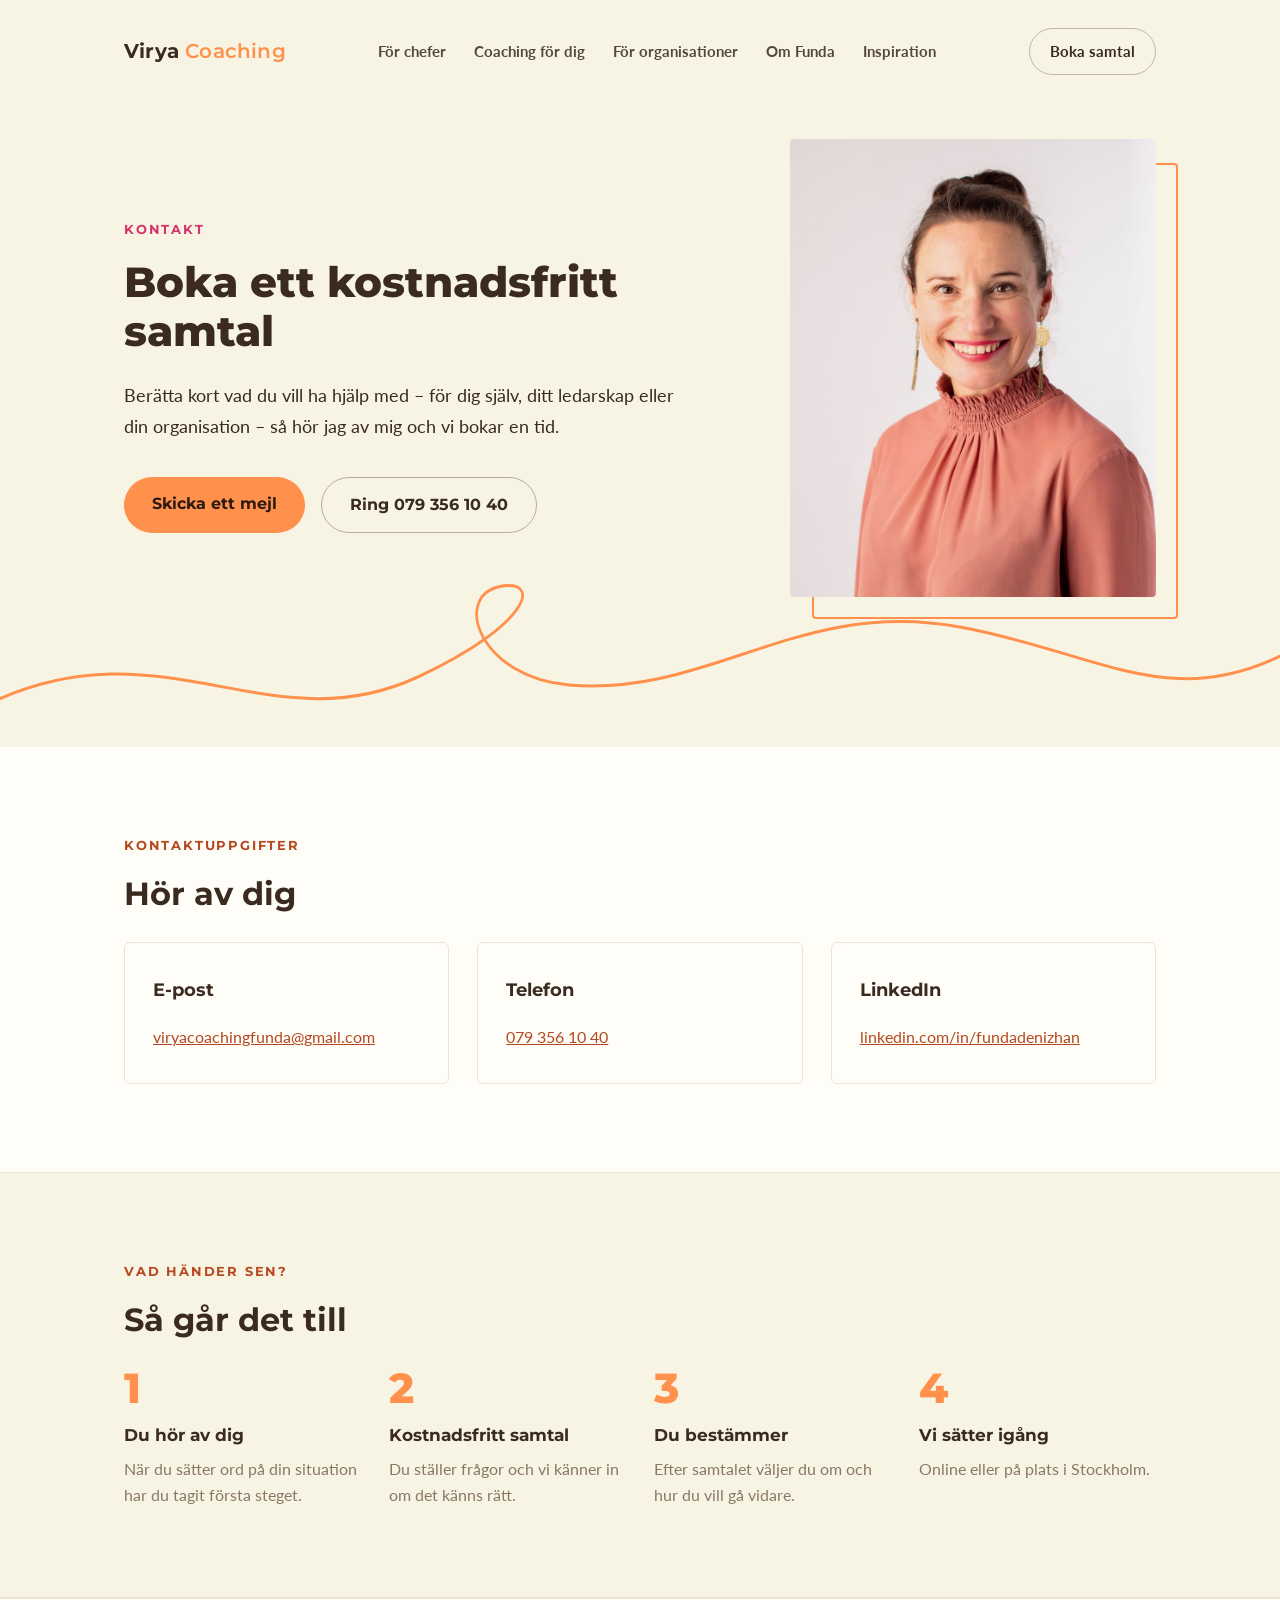
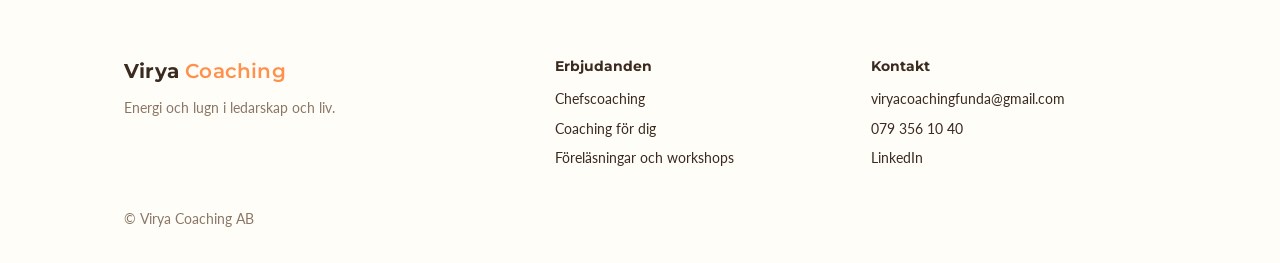
<file: kontakt.html>
<!DOCTYPE html>
<html lang="sv">
<head>
  <meta charset="UTF-8" />
  <meta name="viewport" content="width=device-width, initial-scale=1.0" />
  <title>Kontakt – Virya Coaching</title>
  <meta name="description" content="Boka ett kostnadsfritt samtal med Funda Denizhan, Virya Coaching." />
  <link rel="preconnect" href="https://fonts.googleapis.com" />
  <link rel="preconnect" href="https://fonts.gstatic.com" crossorigin />
  <link href="https://fonts.googleapis.com/css2?family=Montserrat:wght@500;600;700;800&family=Lato:wght@400;700&display=swap" rel="stylesheet" />
  <link rel="stylesheet" href="style.css" />
</head>
<body>
  <header class="hero hero--split hero--page">
    <div class="blob blob--orange" aria-hidden="true"></div>
    <div class="blob blob--rosa" aria-hidden="true"></div>
    <nav class="wrap nav">
      <a class="logo" href="index.html">Virya <span>Coaching</span></a>
      <div class="nav-links">
        <a href="chefscoaching.html">För chefer</a>
        <a href="coaching.html">Coaching för dig</a>
        <a href="organisationer.html">För organisationer</a>
        <a href="om.html">Om Funda</a>
        <a href="inspiration.html">Inspiration</a>
      </div>
      <a class="nav-cta" href="kontakt.html">Boka samtal</a>
    </nav>
    <div class="wrap hero-grid">
      <div class="hero-inner">
        <p class="kicker">Kontakt</p>
        <h1>Boka ett kostnadsfritt samtal</h1>
        <p class="lead">Berätta kort vad du vill ha hjälp med – för dig själv, ditt ledarskap eller din organisation – så hör jag av mig och vi bokar en tid.</p>
        <div class="hero-actions">
        <a class="btn btn--primary" href="mailto:viryacoachingfunda@gmail.com?subject=Kostnadsfritt%20samtal">Skicka ett mejl</a>
        <a class="btn btn--ghost" href="tel:+46793561040">Ring 079 356 10 40</a>
        </div>
      </div>
      <div class="hero-photo"><img src="img/funda-portratt.jpg" alt="Funda Denizhan" /></div>
    </div>
  </header>

  <main>
    <section class="section">
      <div class="wrap">
        <p class="kicker kicker--dark">Kontaktuppgifter</p>
        <h2>Hör av dig</h2>
        <div class="grid grid--3">
          <article class="card card--plain">
            <h3>E-post</h3>
            <p><a href="mailto:viryacoachingfunda@gmail.com">viryacoachingfunda@gmail.com</a></p>
          </article>
          <article class="card card--plain">
            <h3>Telefon</h3>
            <p><a href="tel:+46793561040">079 356 10 40</a></p>
          </article>
          <article class="card card--plain">
            <h3>LinkedIn</h3>
            <p><a href="https://www.linkedin.com/in/fundadenizhan/">linkedin.com/in/fundadenizhan</a></p>
          </article>
        </div>
      </div>
    </section>
    <section class="section section--card">
      <div class="wrap">
        <p class="kicker kicker--dark">Vad händer sen?</p>
        <h2>Så går det till</h2>
        <ol class="steps">
          <li><h3>Du hör av dig</h3><p>När du sätter ord på din situation har du tagit första steget.</p></li>
          <li><h3>Kostnadsfritt samtal</h3><p>Du ställer frågor och vi känner in om det känns rätt.</p></li>
          <li><h3>Du bestämmer</h3><p>Efter samtalet väljer du om och hur du vill gå vidare.</p></li>
          <li><h3>Vi sätter igång</h3><p>Online eller på plats i Stockholm.</p></li>
        </ol>
      </div>
    </section>
  </main>

  <footer class="footer">
    <div class="wrap footer-grid">
      <div>
        <p class="logo logo--dark">Virya <span>Coaching</span></p>
        <p>Energi och lugn i ledarskap och liv.</p>
      </div>
      <div>
        <p class="footer-h">Erbjudanden</p>
        <a href="chefscoaching.html">Chefscoaching</a>
        <a href="coaching.html">Coaching för dig</a>
        <a href="organisationer.html">Föreläsningar och workshops</a>
      </div>
      <div>
        <p class="footer-h">Kontakt</p>
        <a href="mailto:viryacoachingfunda@gmail.com">viryacoachingfunda@gmail.com</a>
        <a href="tel:+46793561040">079 356 10 40</a>
        <a href="https://www.linkedin.com/in/fundadenizhan/">LinkedIn</a>
      </div>
    </div>
    <p class="wrap footer-small">© Virya Coaching AB</p>
  </footer>

</body>
</html>
</file>
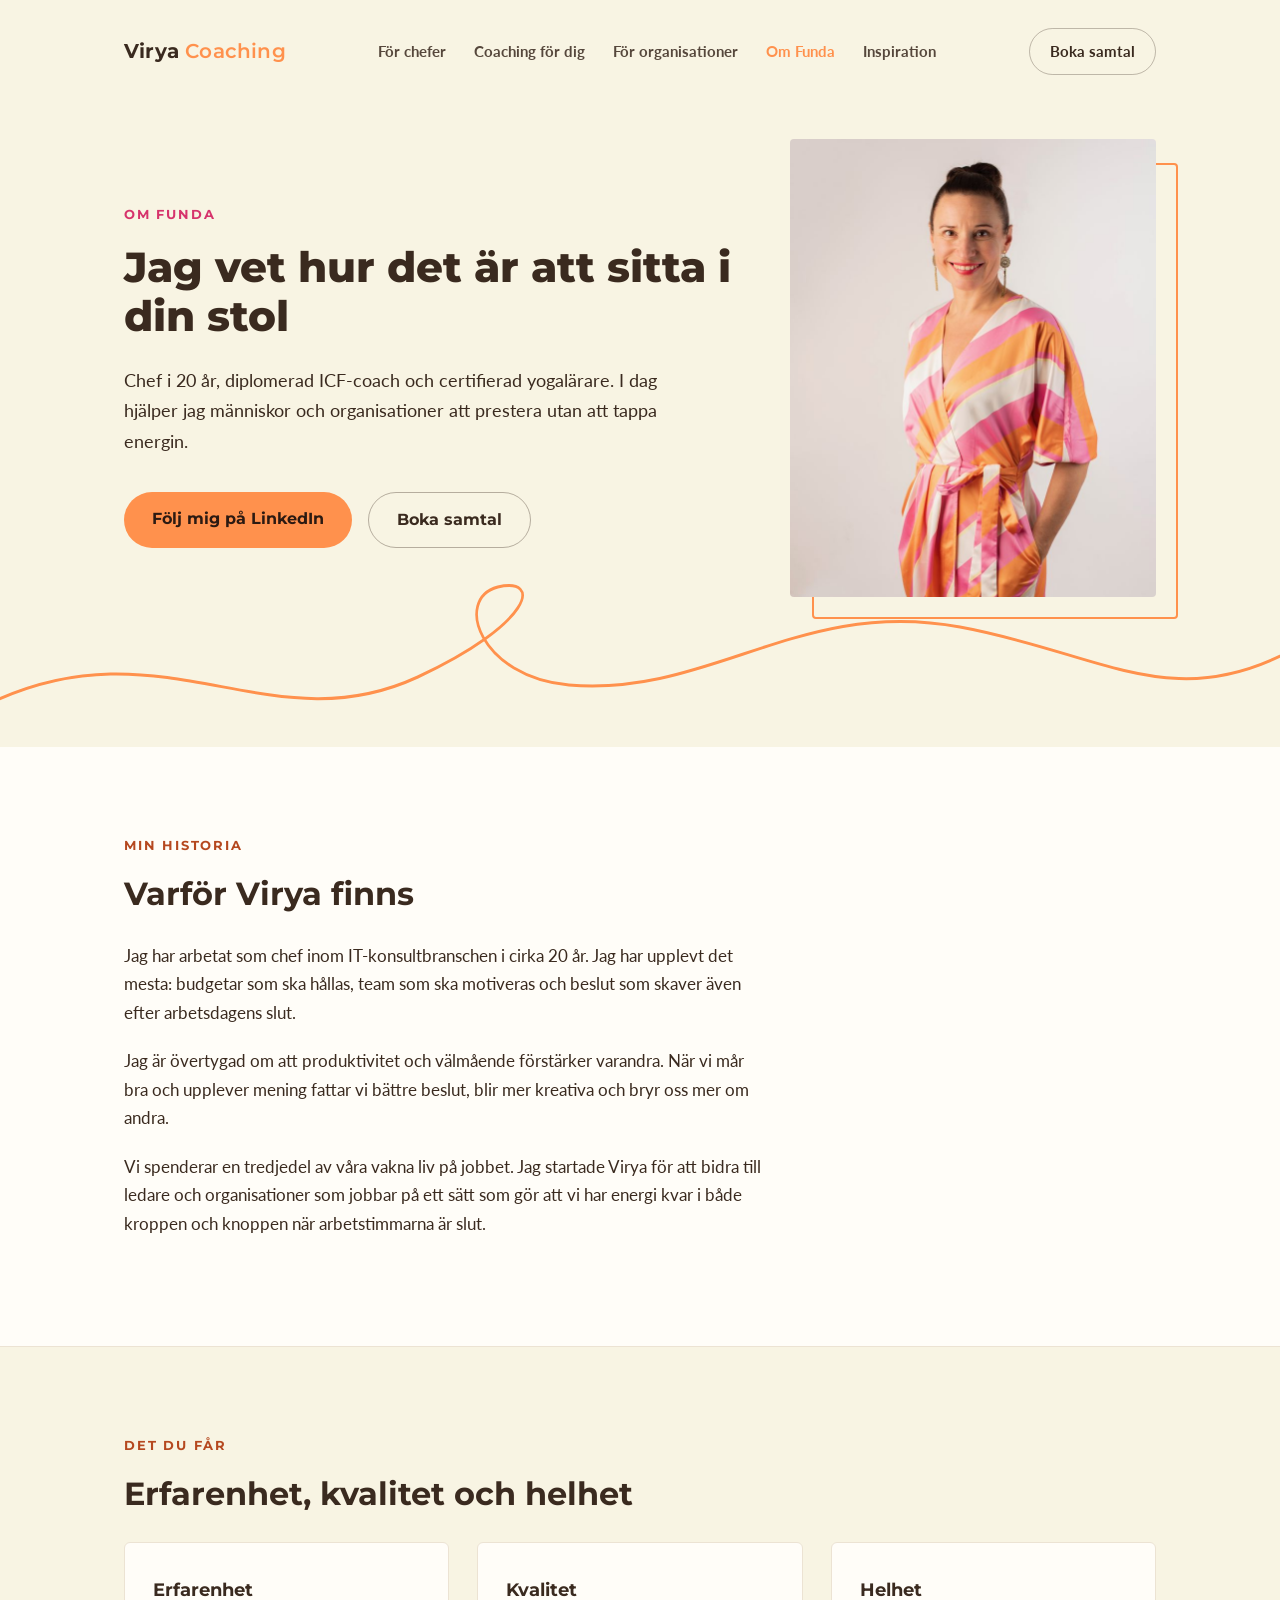
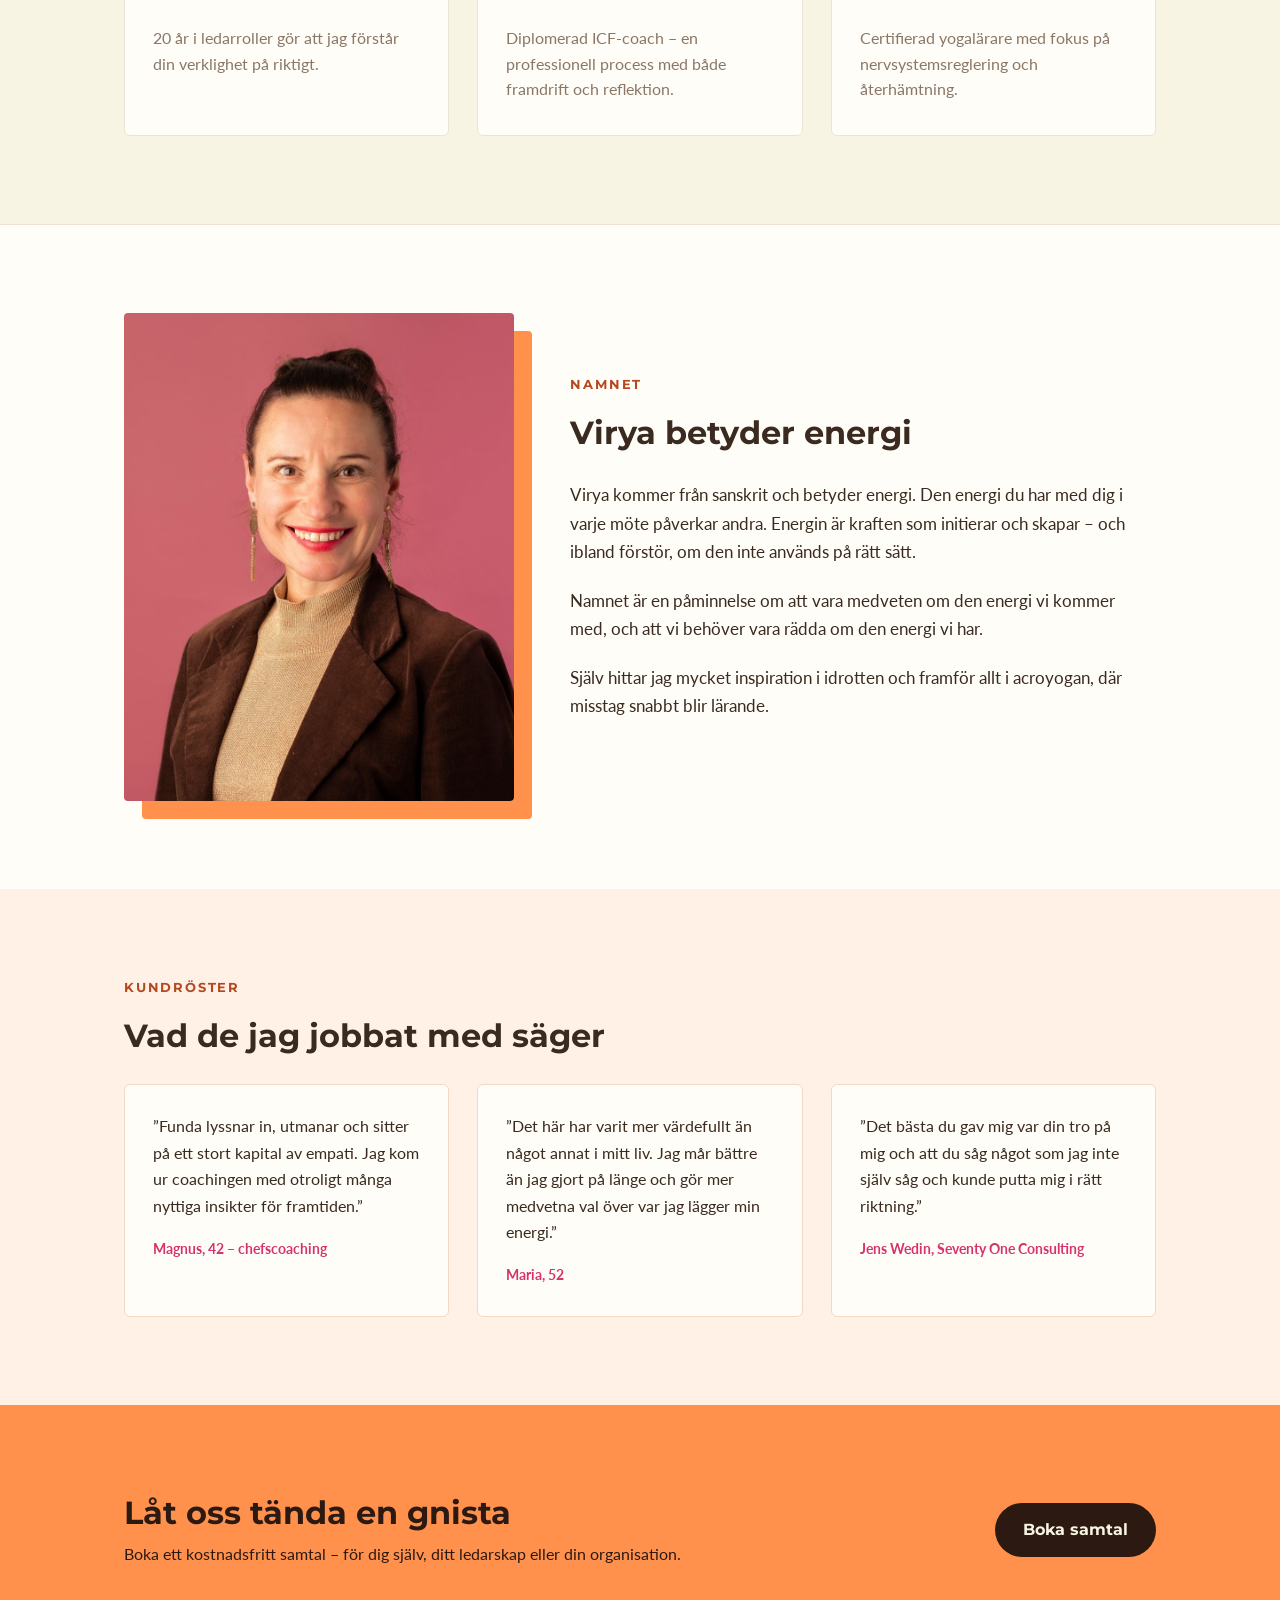
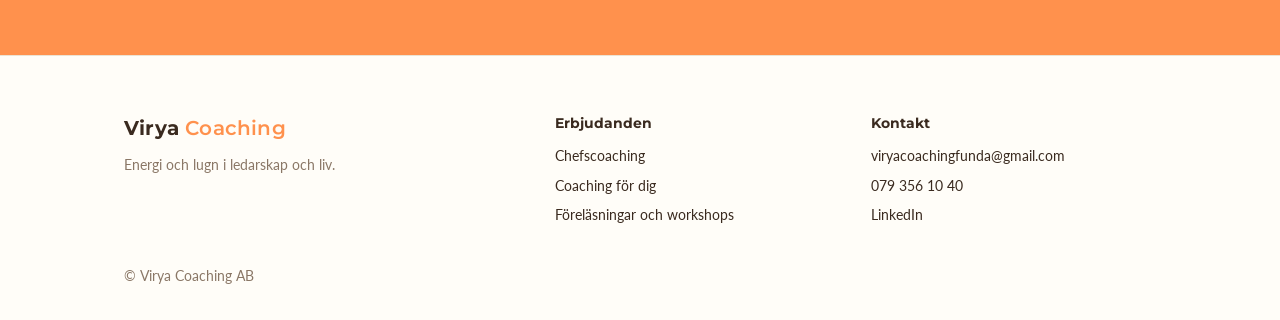
<file: om.html>
<!DOCTYPE html>
<html lang="sv">
<head>
  <meta charset="UTF-8" />
  <meta name="viewport" content="width=device-width, initial-scale=1.0" />
  <title>Om Funda Denizhan – Virya Coaching</title>
  <meta name="description" content="Funda Denizhan – 20 år i ledarroller, diplomerad ICF-coach och certifierad yogalärare med fokus på nervsystemsreglering." />
  <link rel="preconnect" href="https://fonts.googleapis.com" />
  <link rel="preconnect" href="https://fonts.gstatic.com" crossorigin />
  <link href="https://fonts.googleapis.com/css2?family=Montserrat:wght@500;600;700;800&family=Lato:wght@400;700&display=swap" rel="stylesheet" />
  <link rel="stylesheet" href="style.css" />
</head>
<body>
  <header class="hero hero--split hero--page">
    <div class="blob blob--orange" aria-hidden="true"></div>
    <div class="blob blob--rosa" aria-hidden="true"></div>
    <nav class="wrap nav">
      <a class="logo" href="index.html">Virya <span>Coaching</span></a>
      <div class="nav-links">
        <a href="chefscoaching.html">För chefer</a>
        <a href="coaching.html">Coaching för dig</a>
        <a href="organisationer.html">För organisationer</a>
        <a href="om.html" aria-current="page">Om Funda</a>
        <a href="inspiration.html">Inspiration</a>
      </div>
      <a class="nav-cta" href="kontakt.html">Boka samtal</a>
    </nav>
    <div class="wrap hero-grid">
      <div class="hero-inner">
        <p class="kicker">Om Funda</p>
        <h1>Jag vet hur det är att sitta i din stol</h1>
        <p class="lead">Chef i 20 år, diplomerad ICF-coach och certifierad yogalärare. I dag hjälper jag människor och organisationer att prestera utan att tappa energin.</p>
        <div class="hero-actions">
        <a class="btn btn--primary" href="https://www.linkedin.com/in/fundadenizhan/">Följ mig på LinkedIn</a>
        <a class="btn btn--ghost" href="kontakt.html">Boka samtal</a>
        </div>
      </div>
      <div class="hero-photo"><img src="img/funda-helfigur.jpg" alt="Funda Denizhan" /></div>
    </div>
  </header>

  <main>
    <section class="section">
      <div class="wrap">
        <p class="kicker kicker--dark">Min historia</p>
        <h2>Varför Virya finns</h2>
        <p class="section-lead">Jag har arbetat som chef inom IT-konsultbranschen i cirka 20 år. Jag har upplevt det mesta: budgetar som ska hållas, team som ska motiveras och beslut som skaver även efter arbetsdagens slut.</p>
        <p class="section-lead">Jag är övertygad om att produktivitet och välmående förstärker varandra. När vi mår bra och upplever mening fattar vi bättre beslut, blir mer kreativa och bryr oss mer om andra.</p>
        <p class="section-lead">Vi spenderar en tredjedel av våra vakna liv på jobbet. Jag startade Virya för att bidra till ledare och organisationer som jobbar på ett sätt som gör att vi har energi kvar i både kroppen och knoppen när arbetstimmarna är slut.</p>
      </div>
    </section>
    <section class="section section--card">
      <div class="wrap">
        <p class="kicker kicker--dark">Det du får</p>
        <h2>Erfarenhet, kvalitet och helhet</h2>
        <div class="grid grid--3">
          <article class="card card--plain">
            <h3>Erfarenhet</h3>
            <p>20 år i ledarroller gör att jag förstår din verklighet på riktigt.</p>
          </article>
          <article class="card card--plain">
            <h3>Kvalitet</h3>
            <p>Diplomerad ICF-coach – en professionell process med både framdrift och reflektion.</p>
          </article>
          <article class="card card--plain">
            <h3>Helhet</h3>
            <p>Certifierad yogalärare med fokus på nervsystemsreglering och återhämtning.</p>
          </article>
        </div>
      </div>
    </section>
    <section class="section">
      <div class="wrap">
        <div class="split split--reverse">
          <div>
        <p class="kicker kicker--dark">Namnet</p>
        <h2>Virya betyder energi</h2>
        <p class="section-lead">Virya kommer från sanskrit och betyder energi. Den energi du har med dig i varje möte påverkar andra. Energin är kraften som initierar och skapar – och ibland förstör, om den inte används på rätt sätt.</p>
        <p class="section-lead">Namnet är en påminnelse om att vara medveten om den energi vi kommer med, och att vi behöver vara rädda om den energi vi har.</p>
        <p class="section-lead">Själv hittar jag mycket inspiration i idrotten och framför allt i acroyogan, där misstag snabbt blir lärande.</p>
          </div>
          <img class="photo" src="img/funda-rosa.jpg" alt="Funda Denizhan" loading="lazy" />
        </div>
      </div>
    </section>
    <section class="section section--dark">
      <div class="wrap">
        <p class="kicker">Kundröster</p>
        <h2 class="h2--light">Vad de jag jobbat med säger</h2>
        <div class="grid grid--3">
          <blockquote class="quote">
            <p>”Funda lyssnar in, utmanar och sitter på ett stort kapital av empati. Jag kom ur coachingen med otroligt många nyttiga insikter för framtiden.”</p>
            <cite>Magnus, 42 – chefscoaching</cite>
          </blockquote>
          <blockquote class="quote">
            <p>”Det här har varit mer värdefullt än något annat i mitt liv. Jag mår bättre än jag gjort på länge och gör mer medvetna val över var jag lägger min energi.”</p>
            <cite>Maria, 52</cite>
          </blockquote>
          <blockquote class="quote">
            <p>”Det bästa du gav mig var din tro på mig och att du såg något som jag inte själv såg och kunde putta mig i rätt riktning.”</p>
            <cite>Jens Wedin, Seventy One Consulting</cite>
          </blockquote>
        </div>
      </div>
    </section>
    <section class="section cta-band">
      <div class="wrap cta-inner">
        <div>
          <h2>Låt oss tända en gnista</h2>
          <p>Boka ett kostnadsfritt samtal – för dig själv, ditt ledarskap eller din organisation.</p>
        </div>
        <a class="btn btn--dark" href="kontakt.html">Boka samtal</a>
      </div>
    </section>
  </main>

  <footer class="footer">
    <div class="wrap footer-grid">
      <div>
        <p class="logo logo--dark">Virya <span>Coaching</span></p>
        <p>Energi och lugn i ledarskap och liv.</p>
      </div>
      <div>
        <p class="footer-h">Erbjudanden</p>
        <a href="chefscoaching.html">Chefscoaching</a>
        <a href="coaching.html">Coaching för dig</a>
        <a href="organisationer.html">Föreläsningar och workshops</a>
      </div>
      <div>
        <p class="footer-h">Kontakt</p>
        <a href="mailto:viryacoachingfunda@gmail.com">viryacoachingfunda@gmail.com</a>
        <a href="tel:+46793561040">079 356 10 40</a>
        <a href="https://www.linkedin.com/in/fundadenizhan/">LinkedIn</a>
      </div>
    </div>
    <p class="wrap footer-small">© Virya Coaching AB</p>
  </footer>

</body>
</html>
</file>
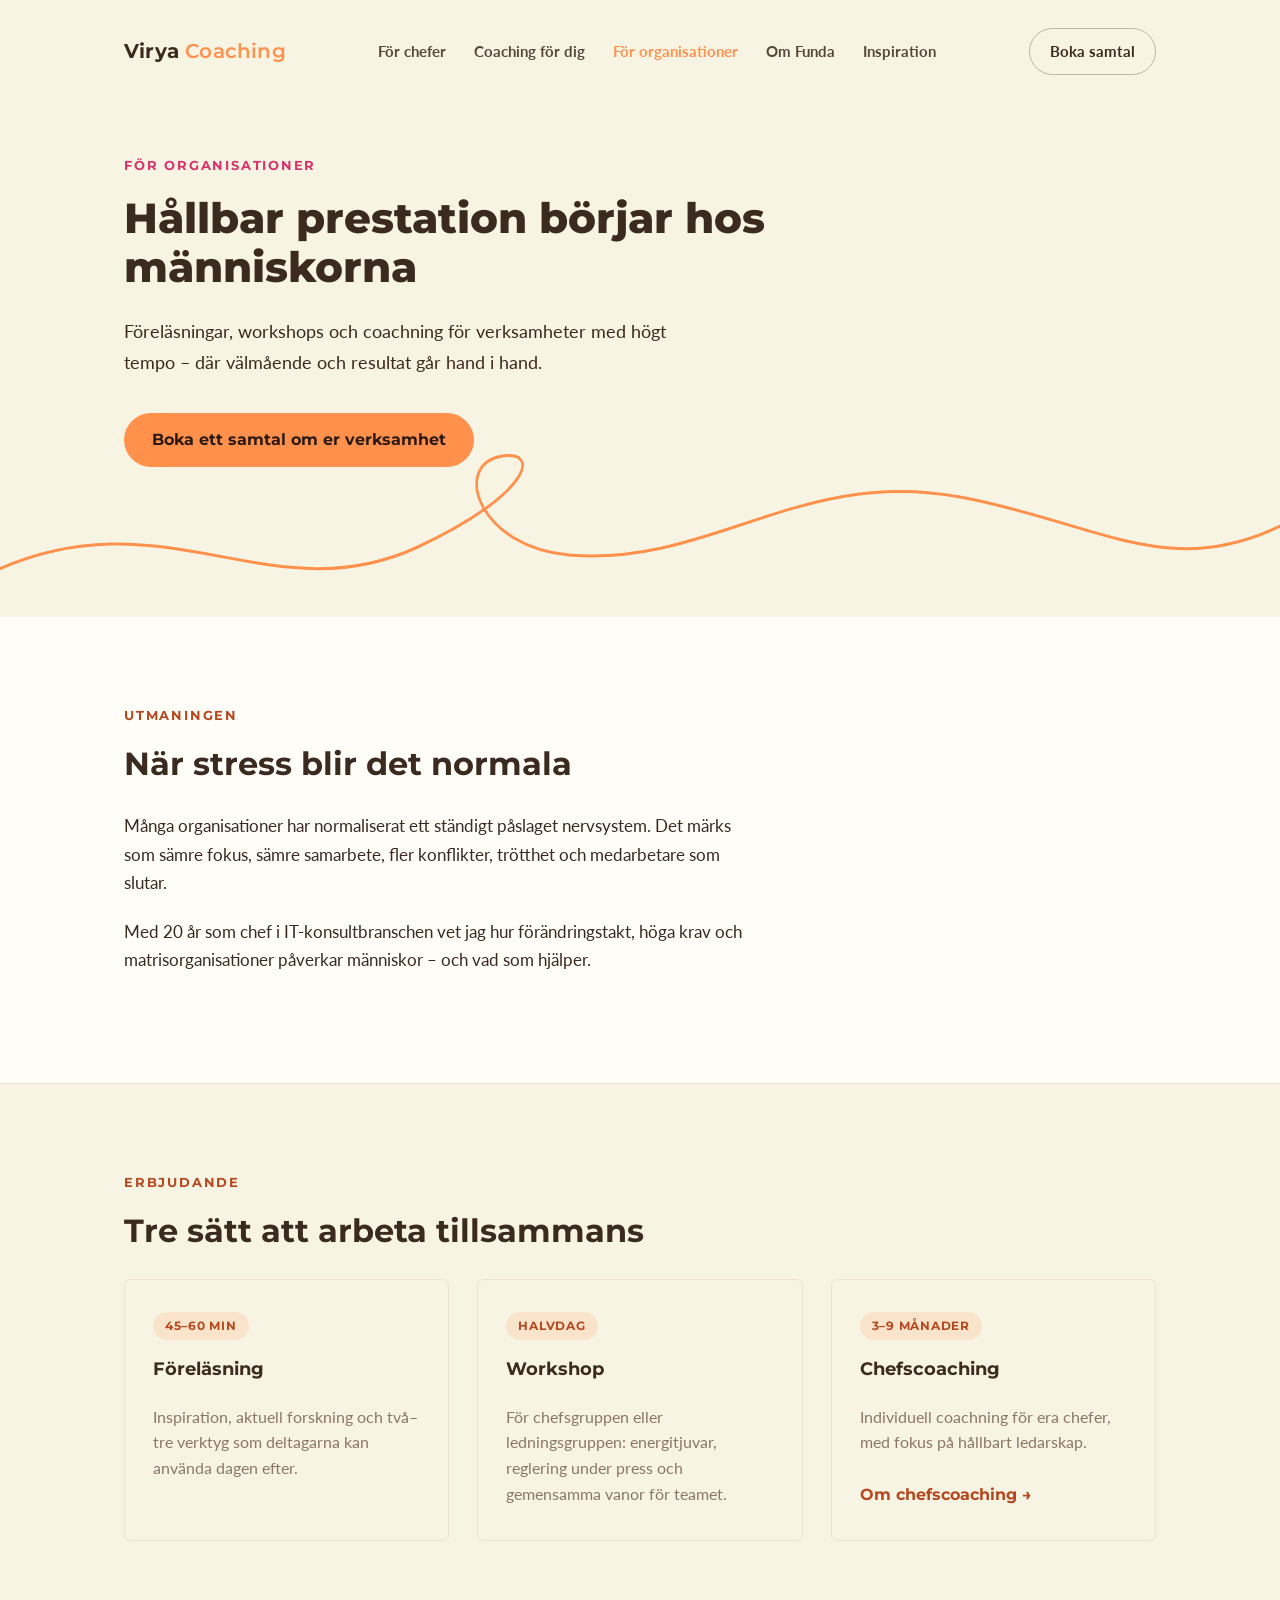
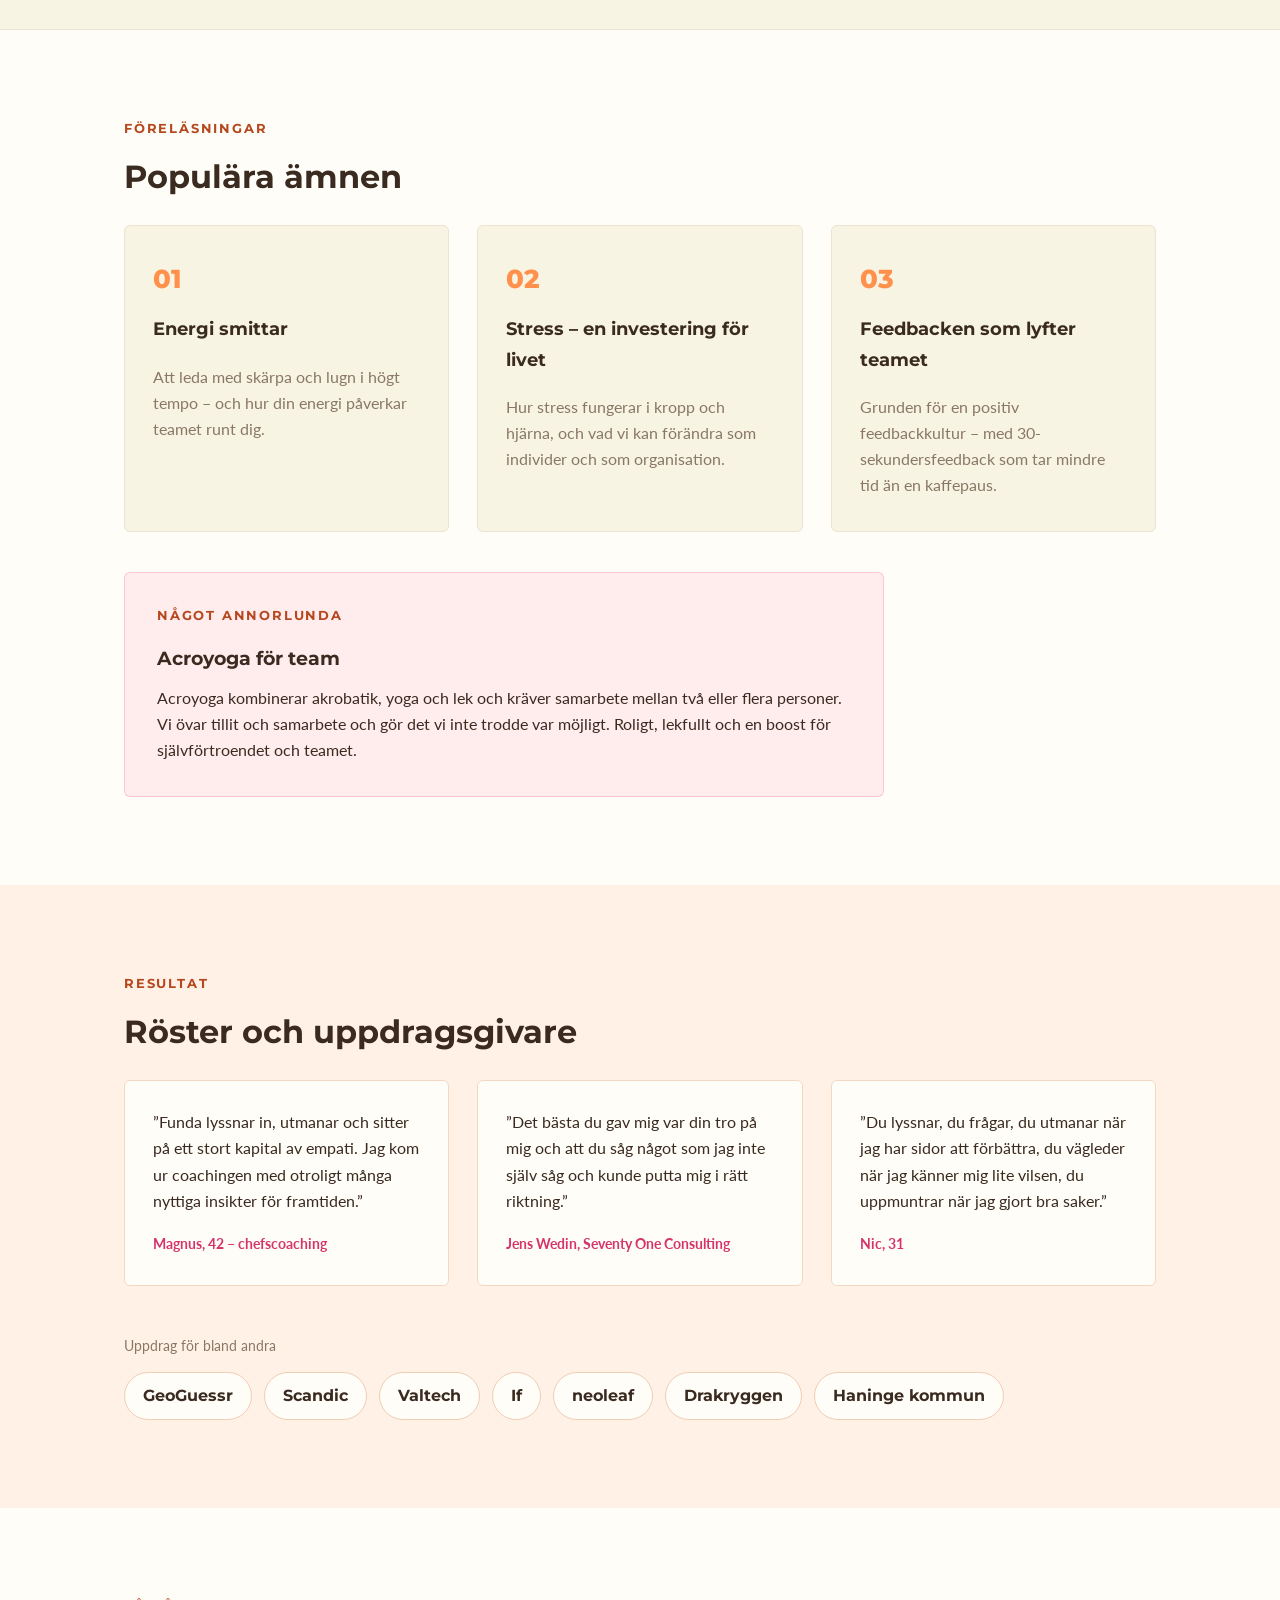
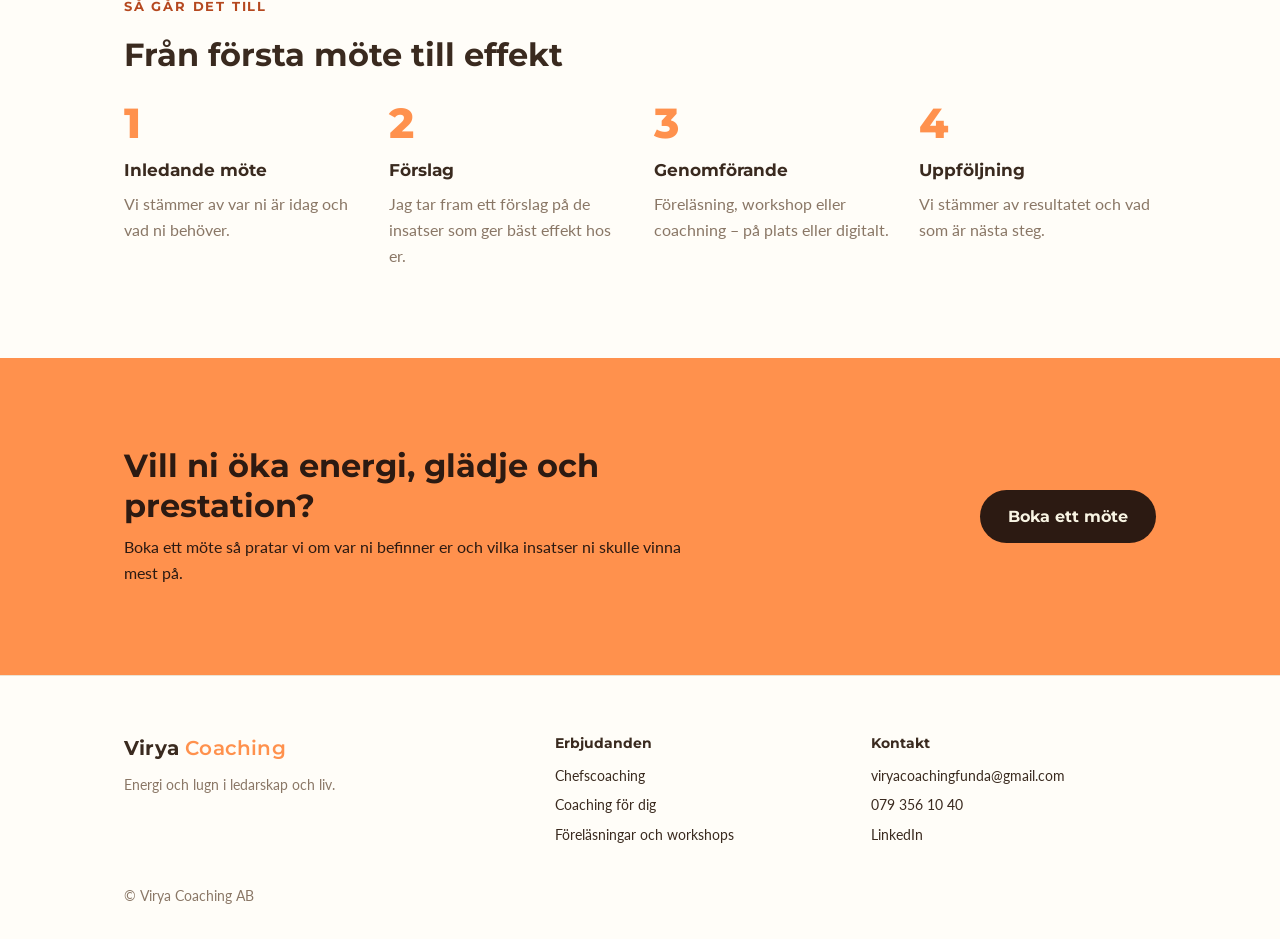
<file: organisationer.html>
<!DOCTYPE html>
<html lang="sv">
<head>
  <meta charset="UTF-8" />
  <meta name="viewport" content="width=device-width, initial-scale=1.0" />
  <title>Föreläsningar och workshops – Virya Coaching</title>
  <meta name="description" content="Föreläsningar, workshops och chefscoaching för organisationer med högt tempo – om energi, stress, feedback och hållbar prestation." />
  <link rel="preconnect" href="https://fonts.googleapis.com" />
  <link rel="preconnect" href="https://fonts.gstatic.com" crossorigin />
  <link href="https://fonts.googleapis.com/css2?family=Montserrat:wght@500;600;700;800&family=Lato:wght@400;700&display=swap" rel="stylesheet" />
  <link rel="stylesheet" href="style.css" />
</head>
<body>
  <header class="hero hero--page">
    <div class="blob blob--orange" aria-hidden="true"></div>
    <div class="blob blob--rosa" aria-hidden="true"></div>
    <nav class="wrap nav">
      <a class="logo" href="index.html">Virya <span>Coaching</span></a>
      <div class="nav-links">
        <a href="chefscoaching.html">För chefer</a>
        <a href="coaching.html">Coaching för dig</a>
        <a href="organisationer.html" aria-current="page">För organisationer</a>
        <a href="om.html">Om Funda</a>
        <a href="inspiration.html">Inspiration</a>
      </div>
      <a class="nav-cta" href="kontakt.html">Boka samtal</a>
    </nav>
    <div class="wrap hero-grid">
      <div class="hero-inner">
        <p class="kicker">För organisationer</p>
        <h1>Hållbar prestation börjar hos människorna</h1>
        <p class="lead">Föreläsningar, workshops och coachning för verksamheter med högt tempo – där välmående och resultat går hand i hand.</p>
        <div class="hero-actions">
        <a class="btn btn--primary" href="kontakt.html">Boka ett samtal om er verksamhet</a>
        </div>
      </div>
    </div>
  </header>

  <main>
    <section class="section">
      <div class="wrap">
        <p class="kicker kicker--dark">Utmaningen</p>
        <h2>När stress blir det normala</h2>
        <p class="section-lead">Många organisationer har normaliserat ett ständigt påslaget nervsystem. Det märks som sämre fokus, sämre samarbete, fler konflikter, trötthet och medarbetare som slutar.</p>
        <p class="section-lead">Med 20 år som chef i IT-konsultbranschen vet jag hur förändringstakt, höga krav och matrisorganisationer påverkar människor – och vad som hjälper.</p>
      </div>
    </section>
    <section class="section section--card">
      <div class="wrap">
        <p class="kicker kicker--dark">Erbjudande</p>
        <h2>Tre sätt att arbeta tillsammans</h2>
        <div class="grid grid--3">
          <article class="card">
            <span class="card-tag">45–60 min</span>
            <h3>Föreläsning</h3>
            <p>Inspiration, aktuell forskning och två–tre verktyg som deltagarna kan använda dagen efter.</p>
          </article>
          <article class="card">
            <span class="card-tag">Halvdag</span>
            <h3>Workshop</h3>
            <p>För chefsgruppen eller ledningsgruppen: energitjuvar, reglering under press och gemensamma vanor för teamet.</p>
          </article>
          <article class="card">
            <span class="card-tag">3–9 månader</span>
            <h3>Chefscoaching</h3>
            <p>Individuell coachning för era chefer, med fokus på hållbart ledarskap.</p>
            <a class="card-link" href="chefscoaching.html">Om chefscoaching →</a>
          </article>
        </div>
      </div>
    </section>
    <section class="section">
      <div class="wrap">
        <p class="kicker kicker--dark">Föreläsningar</p>
        <h2>Populära ämnen</h2>
        <div class="grid grid--3">
          <article class="card">
            <span class="card-number">01</span>
            <h3>Energi smittar</h3>
            <p>Att leda med skärpa och lugn i högt tempo – och hur din energi påverkar teamet runt dig.</p>
          </article>
          <article class="card">
            <span class="card-number">02</span>
            <h3>Stress – en investering för livet</h3>
            <p>Hur stress fungerar i kropp och hjärna, och vad vi kan förändra som individer och som organisation.</p>
          </article>
          <article class="card">
            <span class="card-number">03</span>
            <h3>Feedbacken som lyfter teamet</h3>
            <p>Grunden för en positiv feedbackkultur – med 30-sekundersfeedback som tar mindre tid än en kaffepaus.</p>
          </article>
        </div>
        <div class="highlight">
          <p class="kicker kicker--dark">Något annorlunda</p>
          <h3>Acroyoga för team</h3>
          <p>Acroyoga kombinerar akrobatik, yoga och lek och kräver samarbete mellan två eller flera personer. Vi övar tillit och samarbete och gör det vi inte trodde var möjligt. Roligt, lekfullt och en boost för självförtroendet och teamet.</p>
        </div>
      </div>
    </section>
    <section class="section section--dark">
      <div class="wrap">
        <p class="kicker">Resultat</p>
        <h2 class="h2--light">Röster och uppdragsgivare</h2>
        <div class="grid grid--3">
          <blockquote class="quote">
            <p>”Funda lyssnar in, utmanar och sitter på ett stort kapital av empati. Jag kom ur coachingen med otroligt många nyttiga insikter för framtiden.”</p>
            <cite>Magnus, 42 – chefscoaching</cite>
          </blockquote>
          <blockquote class="quote">
            <p>”Det bästa du gav mig var din tro på mig och att du såg något som jag inte själv såg och kunde putta mig i rätt riktning.”</p>
            <cite>Jens Wedin, Seventy One Consulting</cite>
          </blockquote>
          <blockquote class="quote">
            <p>”Du lyssnar, du frågar, du utmanar när jag har sidor att förbättra, du vägleder när jag känner mig lite vilsen, du uppmuntrar när jag gjort bra saker.”</p>
            <cite>Nic, 31</cite>
          </blockquote>
        </div>
        <p class="clients-label">Uppdrag för bland andra</p>
        <ul class="clients">
          <li>GeoGuessr</li><li>Scandic</li><li>Valtech</li><li>If</li><li>neoleaf</li><li>Drakryggen</li><li>Haninge kommun</li>
        </ul>
      </div>
    </section>
    <section class="section">
      <div class="wrap">
        <p class="kicker kicker--dark">Så går det till</p>
        <h2>Från första möte till effekt</h2>
        <ol class="steps">
          <li><h3>Inledande möte</h3><p>Vi stämmer av var ni är idag och vad ni behöver.</p></li>
          <li><h3>Förslag</h3><p>Jag tar fram ett förslag på de insatser som ger bäst effekt hos er.</p></li>
          <li><h3>Genomförande</h3><p>Föreläsning, workshop eller coachning – på plats eller digitalt.</p></li>
          <li><h3>Uppföljning</h3><p>Vi stämmer av resultatet och vad som är nästa steg.</p></li>
        </ol>
      </div>
    </section>
    <section class="section cta-band">
      <div class="wrap cta-inner">
        <div>
          <h2>Vill ni öka energi, glädje och prestation?</h2>
          <p>Boka ett möte så pratar vi om var ni befinner er och vilka insatser ni skulle vinna mest på.</p>
        </div>
        <a class="btn btn--dark" href="kontakt.html">Boka ett möte</a>
      </div>
    </section>
  </main>

  <footer class="footer">
    <div class="wrap footer-grid">
      <div>
        <p class="logo logo--dark">Virya <span>Coaching</span></p>
        <p>Energi och lugn i ledarskap och liv.</p>
      </div>
      <div>
        <p class="footer-h">Erbjudanden</p>
        <a href="chefscoaching.html">Chefscoaching</a>
        <a href="coaching.html">Coaching för dig</a>
        <a href="organisationer.html">Föreläsningar och workshops</a>
      </div>
      <div>
        <p class="footer-h">Kontakt</p>
        <a href="mailto:viryacoachingfunda@gmail.com">viryacoachingfunda@gmail.com</a>
        <a href="tel:+46793561040">079 356 10 40</a>
        <a href="https://www.linkedin.com/in/fundadenizhan/">LinkedIn</a>
      </div>
    </div>
    <p class="wrap footer-small">© Virya Coaching AB</p>
  </footer>

</body>
</html>
</file>
<file: style.css>
:root {
  color-scheme: light;
  --orange: #ff914d;
  --orange-deep: #b5481f;
  --beige: #f8f4e3;
  --beige-card: #fffdf8;
  --rosa: #ff6699;
  --dark: #3a2a1f;
  --dark-bg: #2c1a12;
  --muted: #8a7766;
  --border: #ece3d3;
  --font-head: "Montserrat", -apple-system, BlinkMacSystemFont, "Segoe UI", sans-serif;
  --font-body: "Lato", -apple-system, BlinkMacSystemFont, "Segoe UI", sans-serif;
}

* { box-sizing: border-box; }

html { scroll-behavior: smooth; }

body {
  margin: 0;
  background: var(--beige);
  color: var(--dark);
  font-family: var(--font-body);
  line-height: 1.65;
  -webkit-font-smoothing: antialiased;
}

.wrap {
  max-width: 1080px;
  margin: 0 auto;
  padding: 0 24px;
}

a { color: inherit; }

/* ---------- Hero ---------- */

.hero {
  position: relative;
  overflow: hidden;
  background: var(--dark-bg);
  color: var(--beige);
  padding-bottom: 88px;
}

.blob {
  position: absolute;
  border-radius: 50%;
  filter: blur(2px);
  opacity: 0.9;
  pointer-events: none;
}

.blob--orange {
  width: 340px;
  height: 340px;
  top: -140px;
  right: -100px;
  background: radial-gradient(circle at 35% 35%, var(--orange), #a85224 75%);
}

.blob--rosa {
  width: 180px;
  height: 180px;
  bottom: -60px;
  left: -60px;
  background: radial-gradient(circle at 35% 35%, var(--rosa), #9c2f56 75%);
}

.nav {
  position: relative;
  z-index: 2;
  display: flex;
  align-items: center;
  justify-content: space-between;
  padding: 28px 24px 0;
}

.logo {
  font-family: var(--font-head);
  font-weight: 700;
  font-size: 1.25rem;
  letter-spacing: 0.01em;
}

.logo span { color: var(--orange); font-weight: 600; }

.nav-cta {
  text-decoration: none;
  font-weight: 700;
  font-size: 0.95rem;
  padding: 10px 20px;
  border: 1px solid rgba(248, 244, 227, 0.35);
  border-radius: 999px;
  transition: background 0.2s ease, border-color 0.2s ease;
}

.nav-cta:hover {
  background: rgba(248, 244, 227, 0.1);
  border-color: rgba(248, 244, 227, 0.6);
}

.hero-inner {
  position: relative;
  z-index: 2;
  padding-top: 96px;
  max-width: 760px;
}

.kicker {
  font-family: var(--font-head);
  text-transform: uppercase;
  letter-spacing: 0.14em;
  font-size: 0.8rem;
  font-weight: 700;
  color: var(--rosa);
  margin: 0 0 18px;
}

.kicker--dark { color: var(--orange-deep); }

.hero h1 {
  font-family: var(--font-head);
  font-weight: 800;
  font-size: 3rem;
  line-height: 1.18;
  margin: 0 0 24px;
}

.lead {
  font-size: 1.15rem;
  color: rgba(248, 244, 227, 0.85);
  max-width: 560px;
  margin: 0 0 36px;
}

.hero-actions { display: flex; gap: 16px; flex-wrap: wrap; }

.btn {
  display: inline-block;
  text-decoration: none;
  font-family: var(--font-head);
  font-weight: 700;
  font-size: 0.98rem;
  padding: 14px 28px;
  border-radius: 999px;
  transition: transform 0.15s ease, box-shadow 0.15s ease, background 0.15s ease;
}

.btn--primary {
  background: var(--orange);
  color: #2c1a12;
}

.btn--primary:hover {
  background: #ffa568;
  transform: translateY(-1px);
}

.btn--ghost {
  background: transparent;
  color: var(--beige);
  border: 1px solid rgba(248, 244, 227, 0.4);
}

.btn--ghost:hover {
  border-color: rgba(248, 244, 227, 0.8);
  transform: translateY(-1px);
}

/* ---------- Sections ---------- */

.section { padding: 88px 0; }

h2 {
  font-family: var(--font-head);
  font-weight: 700;
  font-size: 2rem;
  line-height: 1.25;
  margin: 0 0 28px;
  max-width: 640px;
}

.h2--light { color: var(--beige); }

.section-lead {
  font-size: 1.08rem;
  color: var(--dark);
  max-width: 640px;
  margin: 0 0 20px;
}

.section--card { background: var(--beige-card); border-top: 1px solid var(--border); border-bottom: 1px solid var(--border); }

.grid {
  display: grid;
  gap: 28px;
  margin-top: 12px;
}

.grid--3 { grid-template-columns: repeat(3, 1fr); }
.grid--2 { grid-template-columns: 1.1fr 0.9fr; }
.grid--align-center { align-items: start; }

.card {
  background: var(--beige);
  border: 1px solid var(--border);
  border-radius: 18px;
  padding: 32px 28px;
}

.card-number {
  font-family: var(--font-head);
  font-weight: 800;
  font-size: 1.6rem;
  color: var(--orange);
  display: block;
  margin-bottom: 14px;
}

.card h3 {
  font-family: var(--font-head);
  font-size: 1.15rem;
  margin: 0 0 10px;
}

.card p {
  margin: 0;
  color: var(--muted);
  font-size: 0.98rem;
}

.checklist {
  list-style: none;
  margin: 0;
  padding: 0;
  display: flex;
  flex-direction: column;
  gap: 16px;
}

.checklist li {
  position: relative;
  padding-left: 36px;
  font-weight: 600;
  color: var(--dark);
}

.checklist li::before {
  content: "";
  position: absolute;
  left: 0;
  top: 2px;
  width: 22px;
  height: 22px;
  border-radius: 50%;
  background: var(--orange);
}

.checklist li::after {
  content: "";
  position: absolute;
  left: 7px;
  top: 9px;
  width: 8px;
  height: 4px;
  border-left: 2px solid #2c1a12;
  border-bottom: 2px solid #2c1a12;
  transform: rotate(-45deg);
}

.section--dark {
  background: var(--dark-bg);
  color: var(--beige);
}

.quote {
  background: rgba(248, 244, 227, 0.06);
  border: 1px solid rgba(248, 244, 227, 0.14);
  border-radius: 18px;
  padding: 28px;
  margin: 0;
}

.quote p {
  margin: 0 0 16px;
  font-size: 1rem;
  color: rgba(248, 244, 227, 0.92);
}

.quote cite {
  font-style: normal;
  font-weight: 700;
  color: var(--rosa);
  font-size: 0.9rem;
}

.section--contact { text-align: left; }

.footer {
  padding: 32px 24px 48px;
  color: var(--muted);
  font-size: 0.9rem;
  border-top: 1px solid var(--border);
}

@media (max-width: 860px) {
  .grid--3 { grid-template-columns: 1fr; }
  .grid--2 { grid-template-columns: 1fr; }
  .hero h1 { font-size: 2.2rem; }
  .hero-inner { padding-top: 72px; }
  .section { padding: 64px 0; }
  .hide-mobile { display: none; }
}

/* ---------- Tillägg: två inriktningar ---------- */

.nav-links { display: flex; gap: 28px; }
.nav-links a { text-decoration: none; font-weight: 700; font-size: 0.95rem; opacity: 0.85; }
.nav-links a:hover { opacity: 1; color: var(--orange); }

.grid--2-equal { grid-template-columns: 1fr 1fr; }

.card-tag {
  display: inline-block;
  font-family: var(--font-head);
  font-weight: 700;
  font-size: 0.78rem;
  letter-spacing: 0.06em;
  text-transform: uppercase;
  color: var(--orange-deep);
  background: rgba(255, 145, 77, 0.16);
  border-radius: 999px;
  padding: 4px 12px;
  margin-bottom: 14px;
}

.card h3 + p, .card p + p { margin-top: 10px; }
.card-sub { color: var(--dark) !important; font-weight: 700; }
.card-meta { font-size: 0.92rem !important; }
.card--plain { background: var(--beige-card); }

.stack { display: flex; flex-direction: column; gap: 20px; }

.checklist--row {
  flex-direction: row;
  flex-wrap: wrap;
  gap: 16px 40px;
  margin-top: 40px;
}

.note { color: var(--muted); margin: 28px 0 0; max-width: 640px; }
.stack .note { margin: 0; }

.steps {
  list-style: none;
  counter-reset: step;
  margin: 12px 0 0;
  padding: 0;
  display: grid;
  grid-template-columns: repeat(4, 1fr);
  gap: 28px;
}
.steps li { counter-increment: step; }
.steps li::before {
  content: counter(step);
  display: block;
  font-family: var(--font-head);
  font-weight: 800;
  font-size: 2.6rem;
  line-height: 1;
  color: var(--orange);
  margin-bottom: 12px;
}
.steps h3 { font-family: var(--font-head); font-size: 1.05rem; margin: 0 0 8px; }
.steps p { margin: 0; color: var(--muted); font-size: 0.98rem; }

.clients { margin: 40px 0 0; color: rgba(248, 244, 227, 0.75); }

.btn--outline { border: 1px solid var(--dark); color: var(--dark); }
.btn--outline:hover { background: rgba(58, 42, 31, 0.06); transform: translateY(-1px); }

.contact-line { margin-top: 24px; color: var(--muted); }
.contact-line a { text-decoration: none; }

@media (max-width: 860px) {
  .nav-links { display: none; }
  .grid--2-equal { grid-template-columns: 1fr; }
  .steps { grid-template-columns: 1fr 1fr; }
  .checklist--row { flex-direction: column; }
}

.wrap.section { padding: 88px 24px; }
@media (max-width: 860px) { .wrap.section { padding: 64px 24px; } }

/* ---------- Flersidig webbplats ---------- */

a.logo { text-decoration: none; }
.nav-links a[aria-current="page"] { color: var(--orange); opacity: 1; }

.hero-grid {
  position: relative;
  z-index: 2;
  display: grid;
  grid-template-columns: 1fr;
  gap: 56px;
  align-items: center;
}
.hero--split .hero-grid { grid-template-columns: 1.25fr 0.75fr; }
.hero-grid .hero-inner { padding-top: 80px; max-width: 680px; margin: 0; }
.hero--page { padding-bottom: 72px; }
.hero--page h1 { font-size: 2.6rem; }
.hero-photo { padding-top: 64px; }
.hero-photo img {
  width: 100%;
  aspect-ratio: 4 / 5;
  object-fit: cover;
  object-position: top;
  border-radius: 200px 200px 24px 24px;
  display: block;
}

.section-lead--light { color: rgba(248, 244, 227, 0.85); }

.card { display: flex; flex-direction: column; }
.card-link {
  margin-top: auto;
  padding-top: 18px;
  font-family: var(--font-head);
  font-weight: 700;
  color: var(--orange-deep);
  text-decoration: none;
}
.card-link:hover, .text-link:hover { text-decoration: underline; }
.text-link { font-family: var(--font-head); font-weight: 700; color: var(--orange-deep); text-decoration: none; }
.card a { color: var(--orange-deep); }

.model {
  list-style: none;
  margin: 32px 0 0;
  padding: 0;
  display: grid;
  grid-template-columns: repeat(3, 1fr);
  gap: 28px;
}
.model li {
  position: relative;
  background: var(--beige);
  border: 1px solid var(--border);
  border-radius: 18px;
  padding: 28px;
}
.section--card .model li { background: var(--beige); }
.model li:not(:last-child)::after {
  content: "→";
  position: absolute;
  right: -24px;
  top: 26px;
  font-family: var(--font-head);
  font-weight: 800;
  font-size: 1.3rem;
  color: var(--orange);
}
.model-word {
  display: block;
  font-family: var(--font-head);
  font-weight: 800;
  font-size: 1.5rem;
  color: var(--orange-deep);
  margin-bottom: 10px;
}
.model p { margin: 0; color: var(--dark); }
.model + .steps { margin-top: 56px; }

.question-list {
  list-style: none;
  margin: 8px 0 0;
  padding: 0;
  display: grid;
  grid-template-columns: 1fr 1fr;
  gap: 14px 28px;
  max-width: 900px;
}
.question-list li {
  font-family: var(--font-head);
  font-weight: 600;
  font-size: 1.08rem;
  padding: 16px 20px;
  background: var(--beige-card);
  border: 1px solid var(--border);
  border-radius: 14px;
}

.checklist--grid { display: grid; grid-template-columns: 1fr 1fr; gap: 18px 40px; max-width: 900px; }

.split { display: grid; grid-template-columns: 1.2fr 0.8fr; gap: 56px; align-items: center; }
.split--reverse { grid-template-columns: 0.8fr 1.2fr; }
.split--reverse > img { order: -1; }
.photo { width: 100%; aspect-ratio: 4 / 5; object-fit: cover; object-position: top; border-radius: 24px; display: block; }

.faq { max-width: 760px; display: flex; flex-direction: column; gap: 12px; }
.faq details {
  background: var(--beige-card);
  border: 1px solid var(--border);
  border-radius: 14px;
  padding: 18px 22px;
}
.faq summary { font-family: var(--font-head); font-weight: 700; cursor: pointer; }
.faq details p { margin: 12px 0 0; color: var(--muted); }

.cta-band { background: var(--orange); }
.cta-inner { display: flex; align-items: center; justify-content: space-between; gap: 32px; flex-wrap: wrap; }
.cta-band h2 { margin: 0 0 8px; color: #2c1a12; }
.cta-band p { margin: 0; max-width: 560px; color: #2c1a12; }
.btn--dark { background: var(--dark-bg); color: var(--beige); }
.btn--dark:hover { background: #45291c; transform: translateY(-1px); }

.highlight {
  margin-top: 40px;
  padding: 32px;
  border-radius: 18px;
  background: rgba(255, 102, 153, 0.1);
  border: 1px solid rgba(255, 102, 153, 0.3);
  max-width: 760px;
}
.highlight h3 { font-family: var(--font-head); margin: 0 0 10px; }
.highlight p:last-child { margin: 0; }

.clients-label { margin: 48px 0 14px; color: rgba(248, 244, 227, 0.7); font-size: 0.9rem; }
ul.clients { list-style: none; padding: 0; margin: 0; display: flex; flex-wrap: wrap; gap: 12px; }
ul.clients li {
  font-family: var(--font-head);
  font-weight: 700;
  padding: 10px 18px;
  border: 1px solid rgba(248, 244, 227, 0.2);
  border-radius: 999px;
  color: var(--beige);
}

.energy-list { max-width: 760px; padding-left: 22px; margin: 8px 0 0; }
.energy-list li { margin-bottom: 12px; font-size: 1.08rem; padding-left: 6px; }
.energy-list li::marker { font-family: var(--font-head); font-weight: 800; color: var(--orange-deep); }
.note a { color: var(--orange-deep); font-weight: 700; }

.articles { display: flex; flex-direction: column; gap: 16px; max-width: 820px; }
.article { background: var(--beige-card); border: 1px solid var(--border); border-radius: 18px; padding: 26px 28px; }
.article summary { cursor: pointer; list-style: none; }
.article summary::-webkit-details-marker { display: none; }
.article summary h3 { font-family: var(--font-head); font-size: 1.2rem; margin: 0 0 6px; }
.article summary p { margin: 0; color: var(--muted); }
.article summary::after { content: "Läs mer ↓"; display: block; margin-top: 12px; font-family: var(--font-head); font-weight: 700; color: var(--orange-deep); }
.article[open] summary::after { content: "Stäng ↑"; }
.article-body { margin-top: 18px; border-top: 1px solid var(--border); padding-top: 18px; }
.article-body ul { padding-left: 20px; }

.footer { border-top: 1px solid var(--border); padding: 56px 0 32px; }
.footer-grid { display: grid; grid-template-columns: 1.4fr 1fr 1fr; gap: 32px; }
.footer-grid a { display: block; text-decoration: none; margin-bottom: 6px; color: var(--dark); }
.footer-grid a:hover { color: var(--orange-deep); }
.footer-grid p { margin: 0 0 8px; }
.footer-h { font-family: var(--font-head); font-weight: 700; color: var(--dark); }
.logo--dark { color: var(--dark); }
.footer-small { margin-top: 32px; font-size: 0.85rem; }

@media (max-width: 960px) {
  .nav { flex-wrap: wrap; gap: 14px; }
  .nav-links {
    display: flex;
    order: 3;
    width: 100%;
    overflow-x: auto;
    gap: 20px;
    padding-bottom: 6px;
    white-space: nowrap;
  }
  .hero--split .hero-grid { grid-template-columns: 1fr; gap: 0; }
  .hero-photo { padding-top: 40px; max-width: 320px; }
  .hero-grid .hero-inner { padding-top: 48px; }
  .hero--page h1 { font-size: 2rem; }
  .model { grid-template-columns: 1fr; }
  .model li:not(:last-child)::after { content: "↓"; right: auto; left: 28px; top: auto; bottom: -30px; }
  .model { gap: 36px; }
  .question-list, .checklist--grid { grid-template-columns: 1fr; }
  .split, .split--reverse { grid-template-columns: 1fr; }
  .split--reverse > img { order: 0; }
  .photo { max-width: 360px; }
  .footer-grid { grid-template-columns: 1fr; }
  .steps { grid-template-columns: 1fr 1fr; }
}
@media (max-width: 520px) {
  .steps { grid-template-columns: 1fr; }
}
.card-tag, .card-number { align-self: flex-start; }

/* ===== Valt utseende (nov 2026): färger "Ljus och lugn" + design "Energilinjen" ===== */
/* Tema 1: Ljus och lugn – beige bas, orange som accent, rosa som detalj */
.hero { background: var(--beige); color: var(--dark); }
.hero .lead { color: var(--dark); }
.hero .kicker { color: #d6336c; }
.nav-cta { border-color: rgba(58,42,31,.3); }
.nav-cta:hover { background: rgba(58,42,31,.06); border-color: rgba(58,42,31,.6); }
.btn--ghost { color: var(--dark); border-color: rgba(58,42,31,.35); }
.blob--orange { width: 520px; height: 520px; top: -220px; right: -160px; opacity: .55; }
.blob--rosa { opacity: .35; }
.hero-photo img { box-shadow: 0 24px 60px rgba(181,72,31,.18); }
body { background: #fffdf8; }
.section--card { background: var(--beige); }
.section--dark { background: #fff1e6; color: var(--dark); }
.section--dark .h2--light { color: var(--dark); }
.section--dark .kicker { color: var(--orange-deep); }
.quote { background: #fffdf8; border-color: #f3d9c4; }
.quote p { color: var(--dark); }
.quote cite { color: #d6336c; }
ul.clients li { color: var(--dark); border-color: #f0cdb3; background: #fffdf8; }
.clients-label { color: var(--muted); }
.cta-band { background: var(--rosa); }
.cta-band h2, .cta-band p { color: #2c1a12; }

/* Design 1: Energilinjen – ljus bas, en fri orange linje som motiv, raka bilder med förskjuten ram */
.blob { display: none; }
.hero { padding-bottom: 150px; }
.hero::after {
  content: ""; position: absolute; left: 0; right: 0; bottom: 0; height: 190px; pointer-events: none;
  background: url("data:image/svg+xml,%3Csvg xmlns='http://www.w3.org/2000/svg' viewBox='0 0 1440 190' preserveAspectRatio='none'%3E%3Cpath d='M-20 150 C 180 60 300 190 470 120 C 600 66 610 20 560 30 C 510 42 540 120 640 128 C 800 140 900 40 1080 70 C 1240 96 1320 160 1460 90' fill='none' stroke='%23FF914D' stroke-width='3' stroke-linecap='round'/%3E%3C/svg%3E") no-repeat center bottom / 100% 100%;
}
.hero-photo { position: relative; isolation: isolate; }
.hero-photo img { border-radius: 4px; position: relative; z-index: 1; box-shadow: none !important; }
.hero-photo::before { content: ""; position: absolute; top: 88px; left: 22px; right: -22px; bottom: -22px; border: 2px solid var(--orange); border-radius: 4px; z-index: 0; }
.card, .quote, .model li, .question-list li, .faq details, .article, .highlight { border-radius: 6px; }
.photo { border-radius: 4px; box-shadow: 18px 18px 0 var(--orange); }
.model li { background: transparent !important; border: none; border-top: 3px solid var(--orange); padding: 22px 4px 0; }
.model li:not(:last-child)::after { top: 18px; right: -22px; }
.cta-band { background: var(--orange) !important; }
</file>
